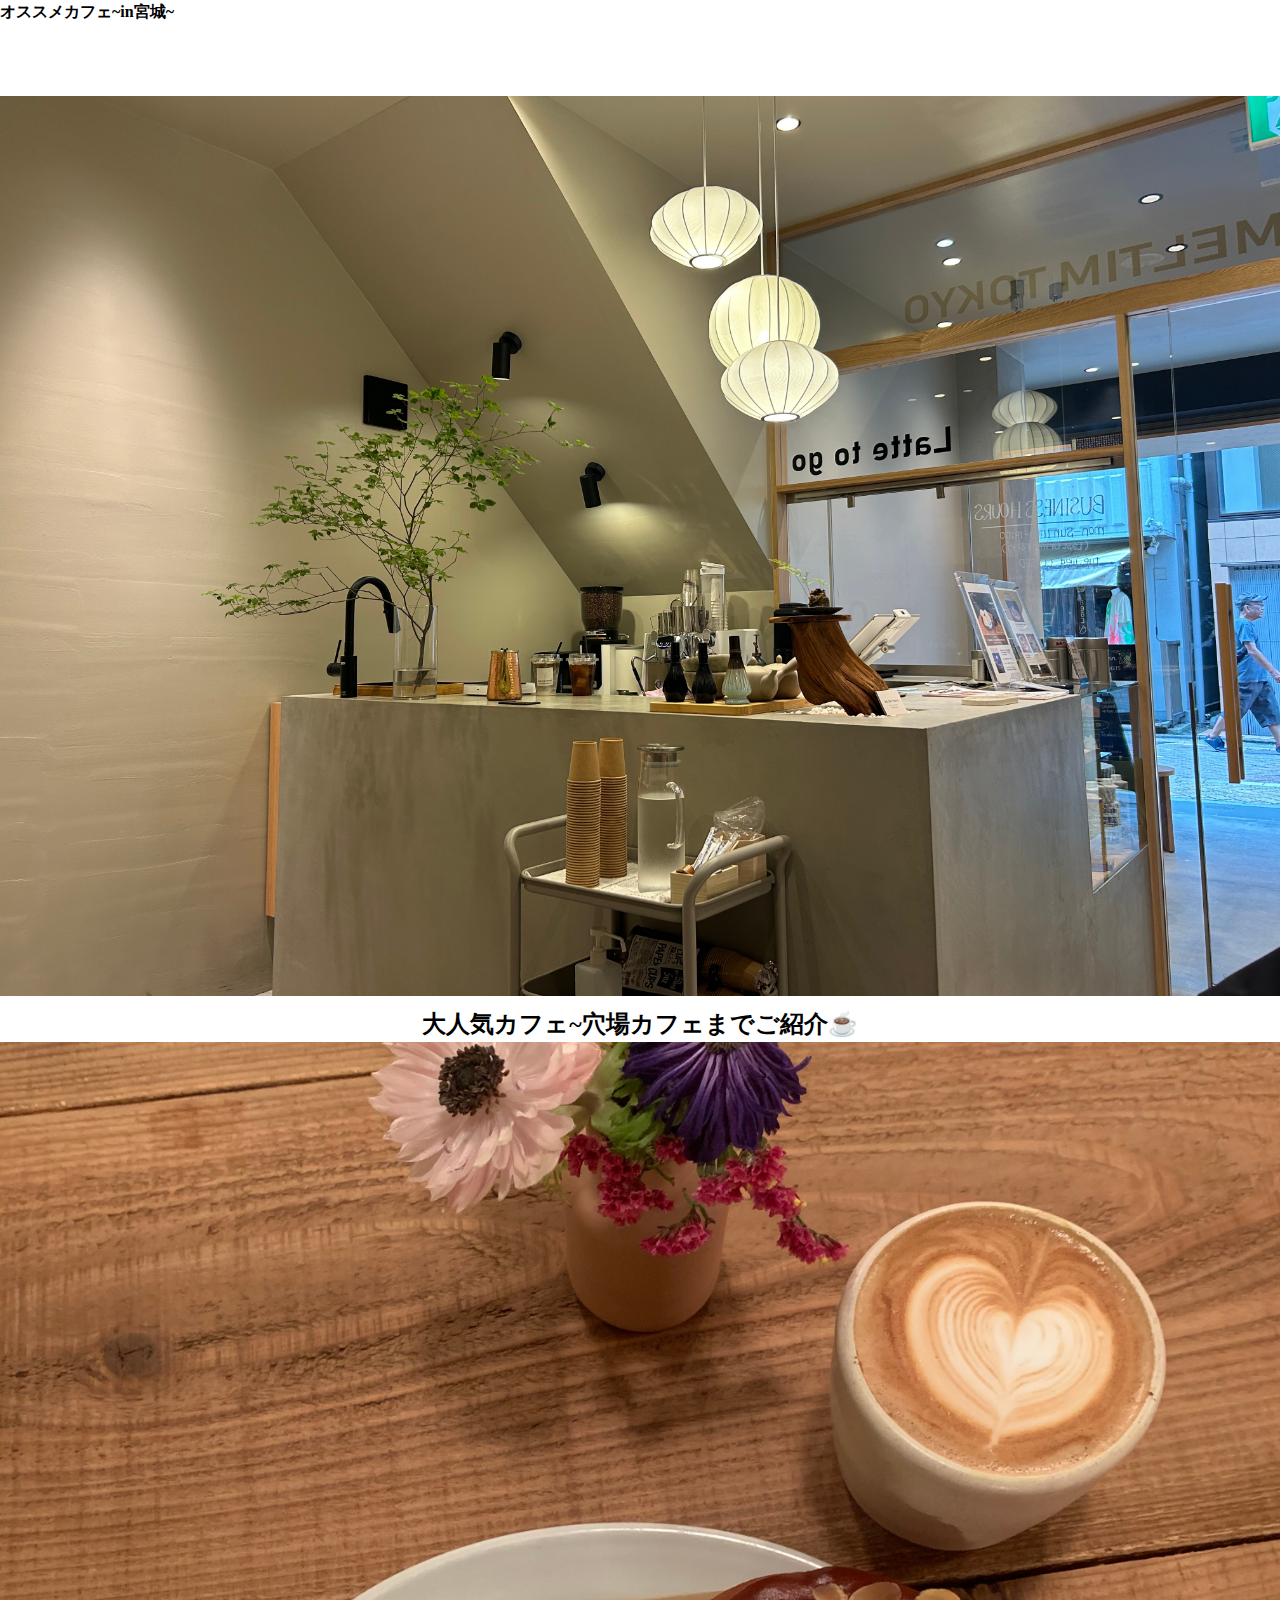
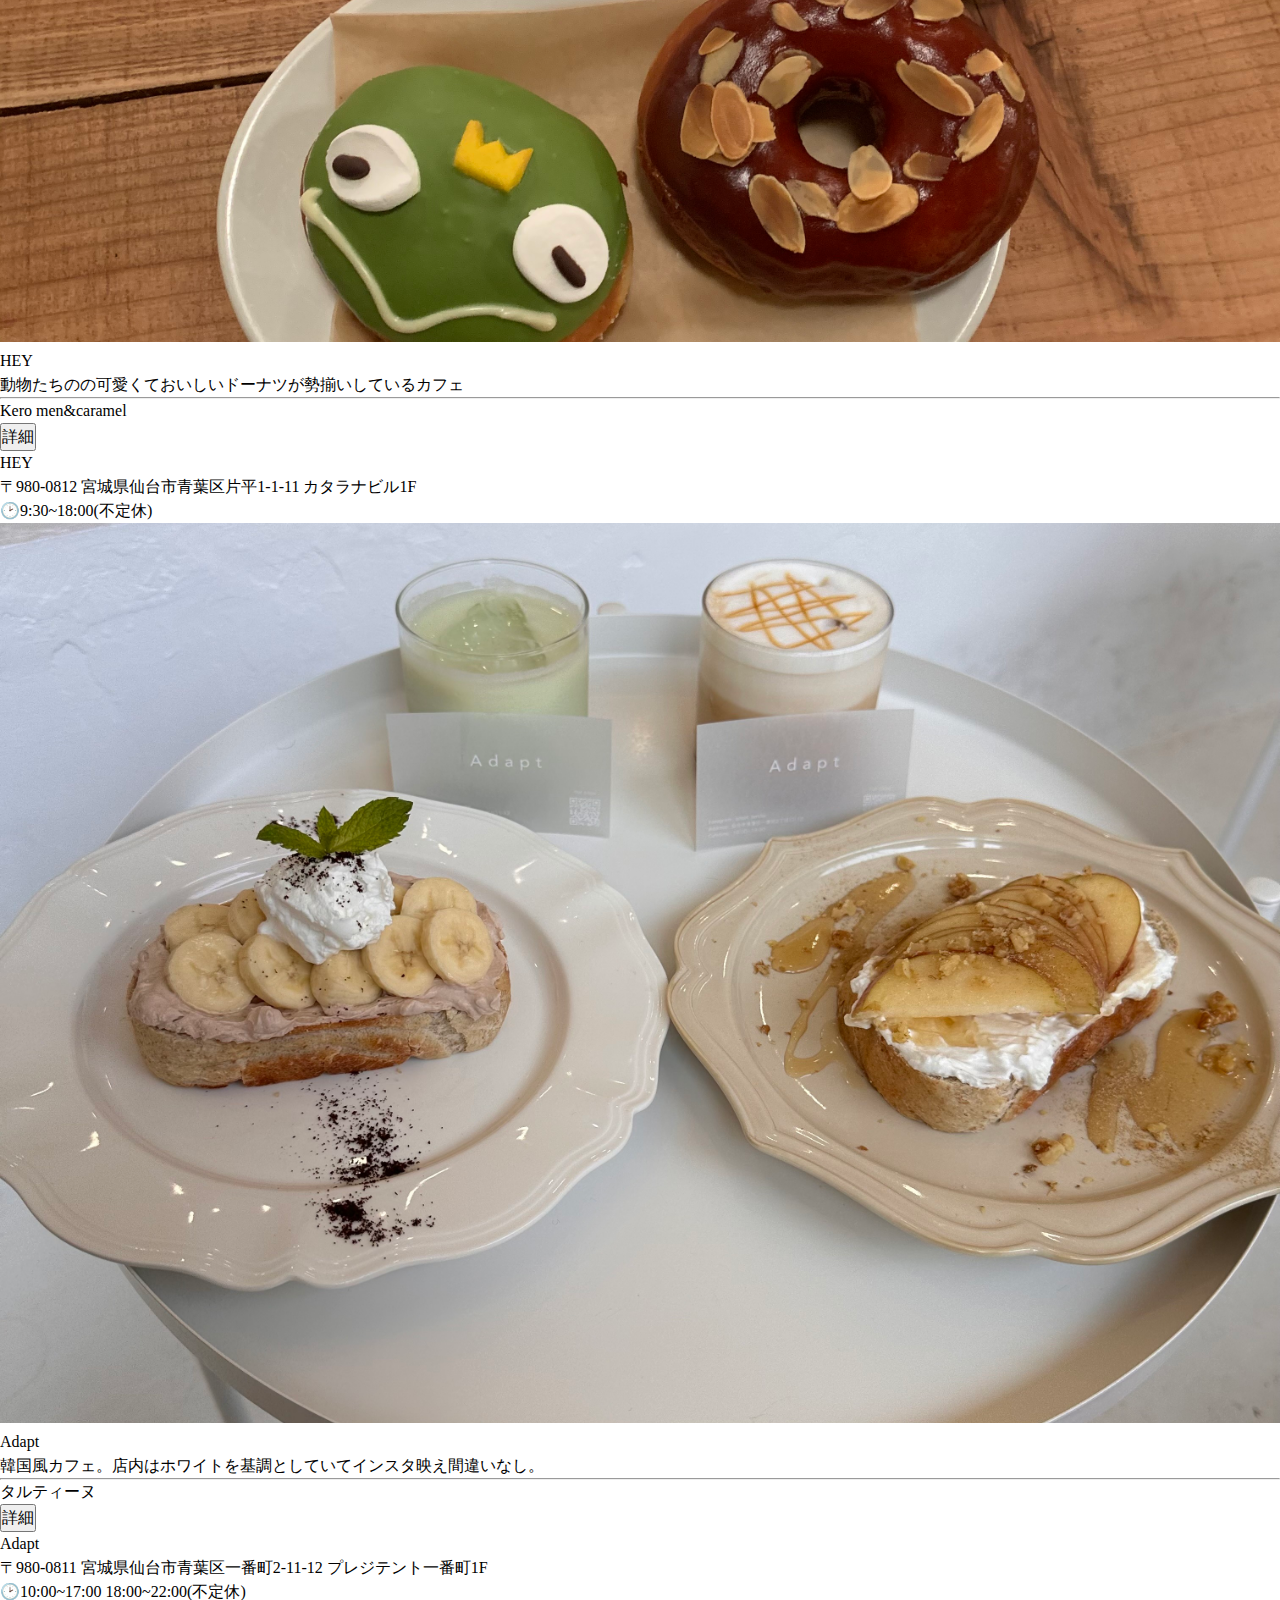
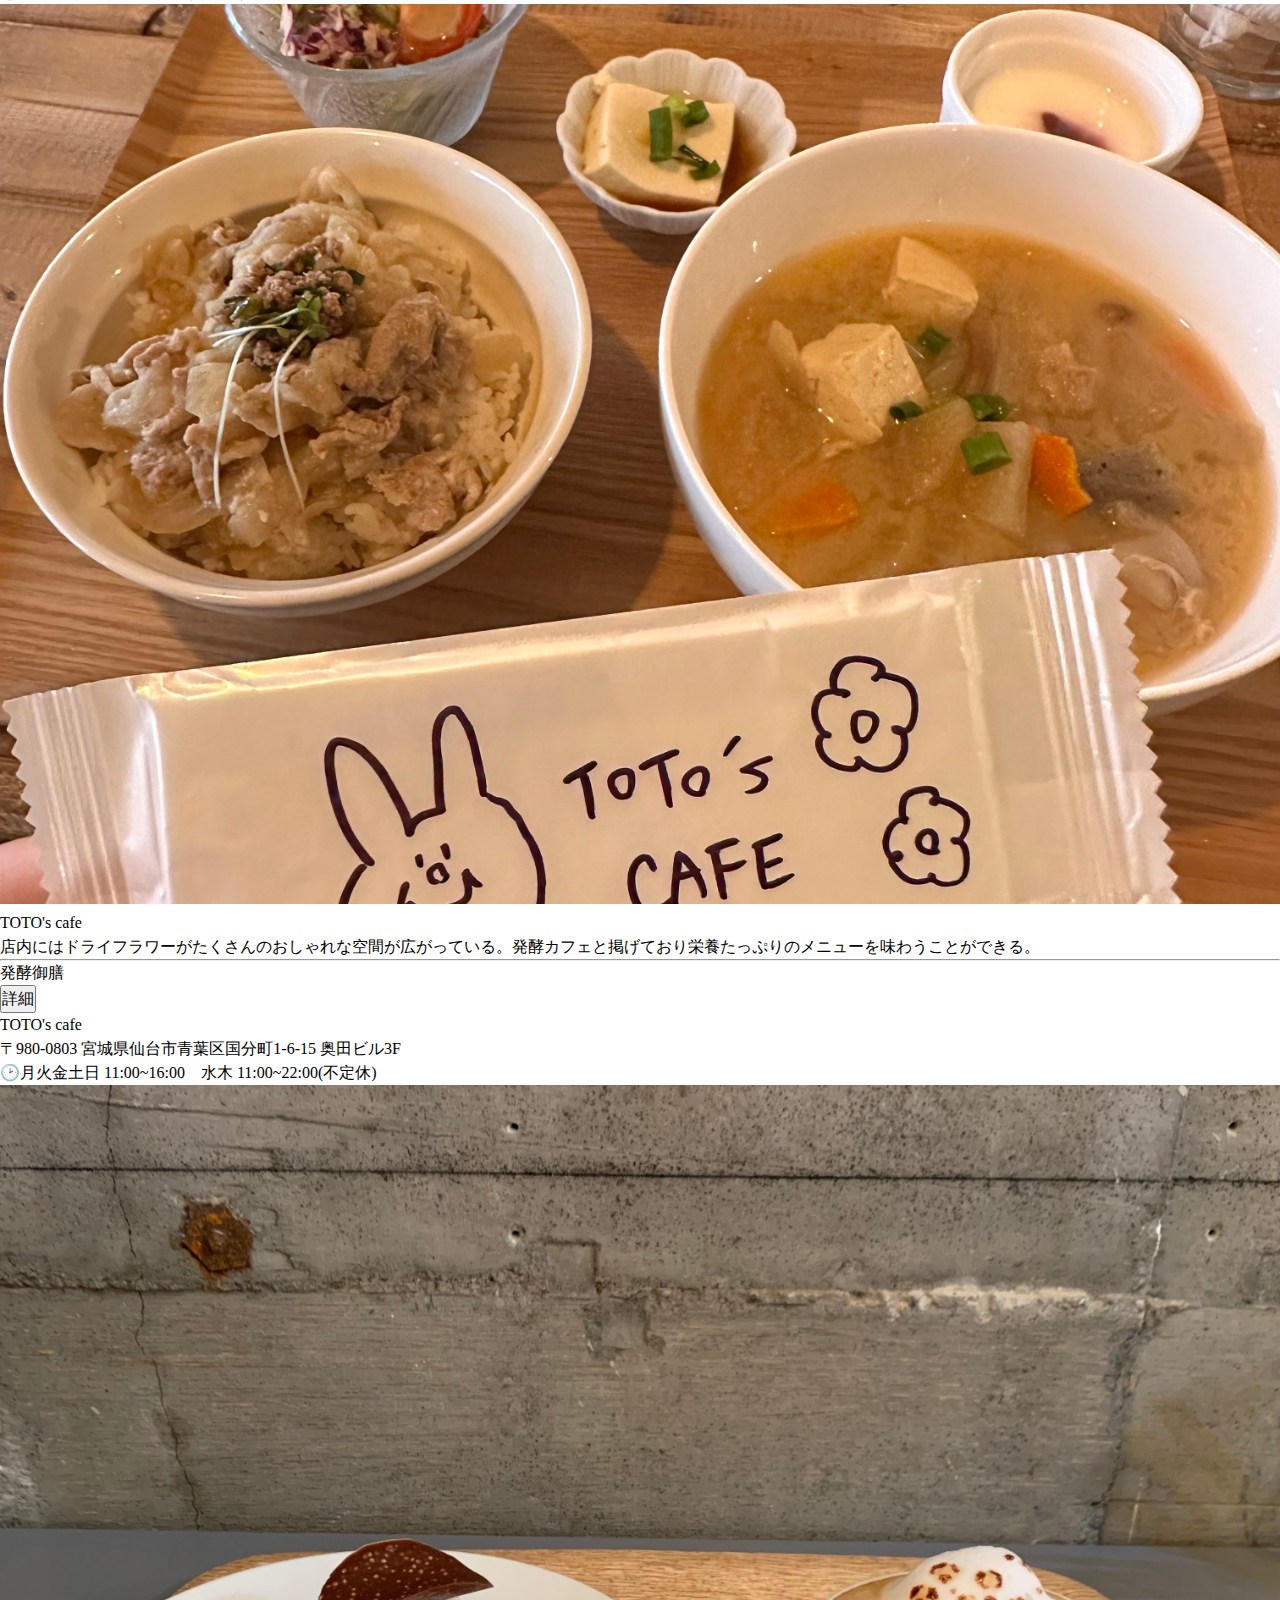
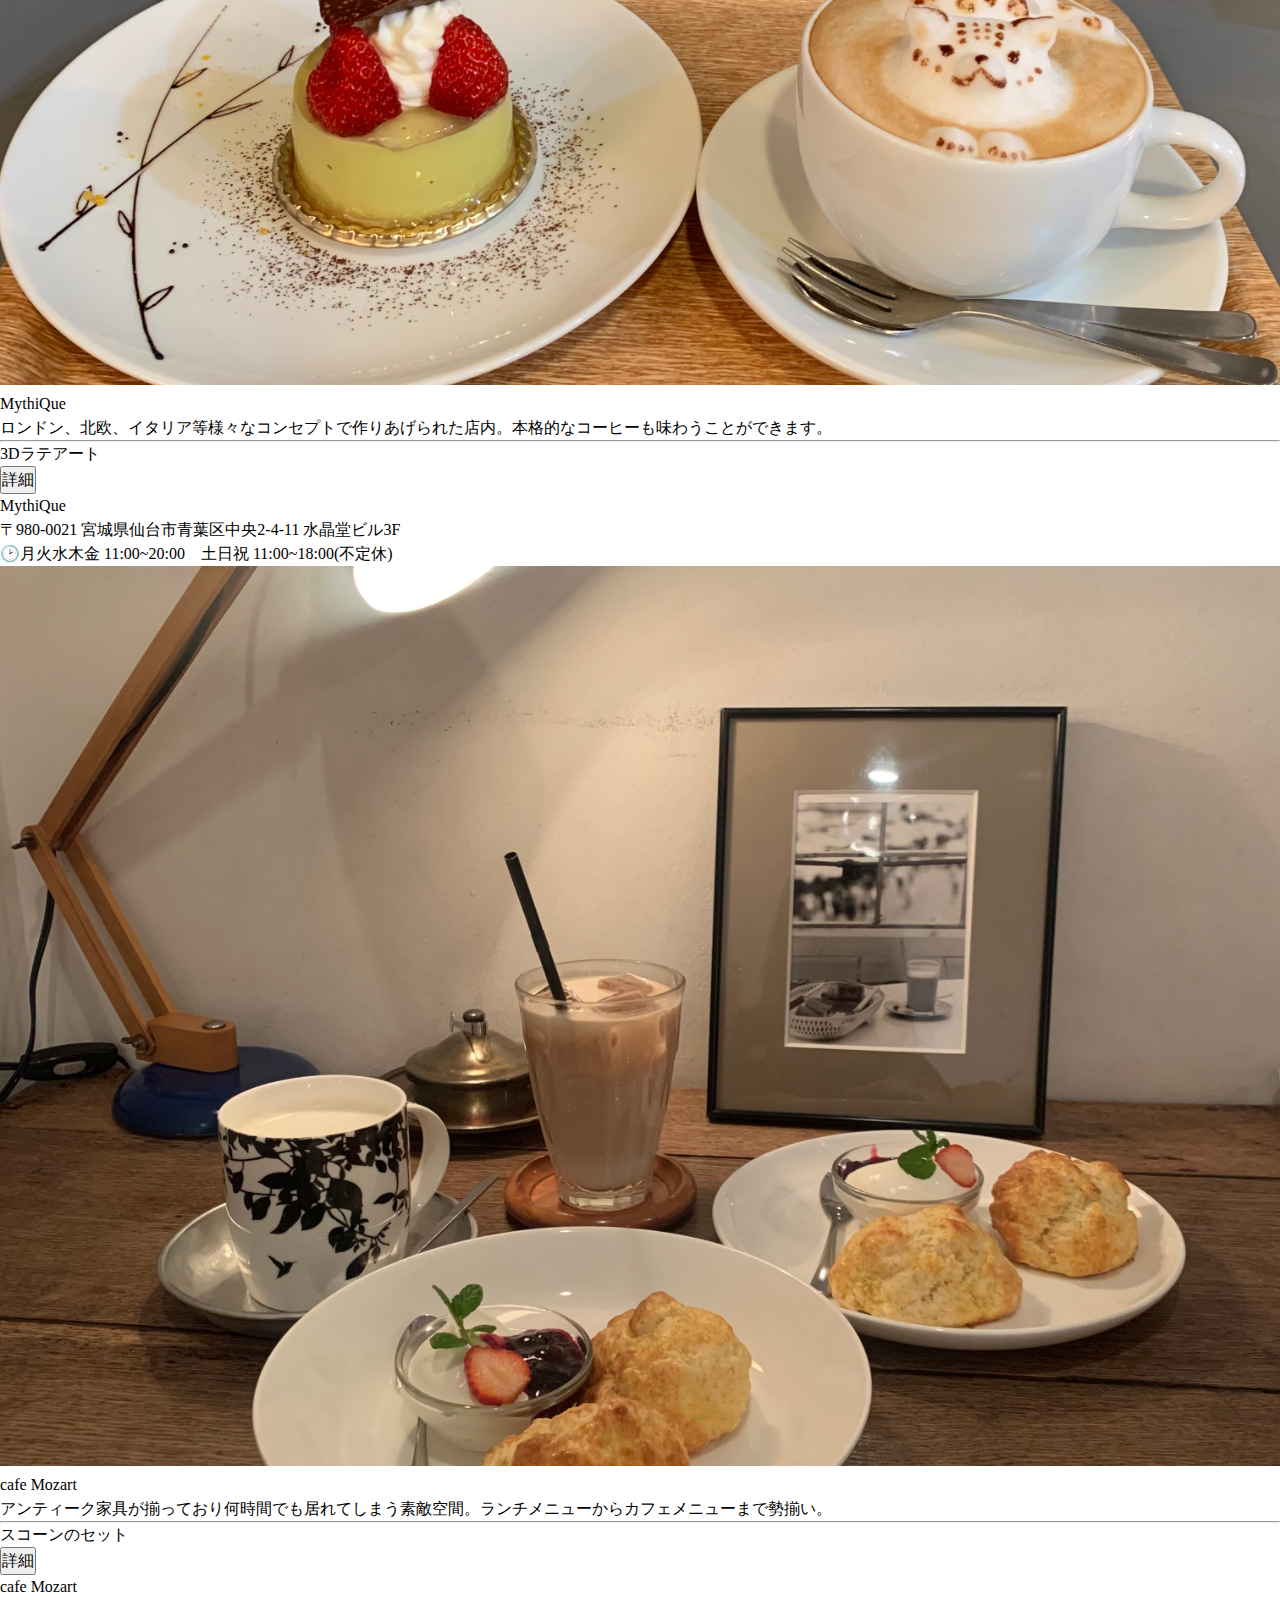
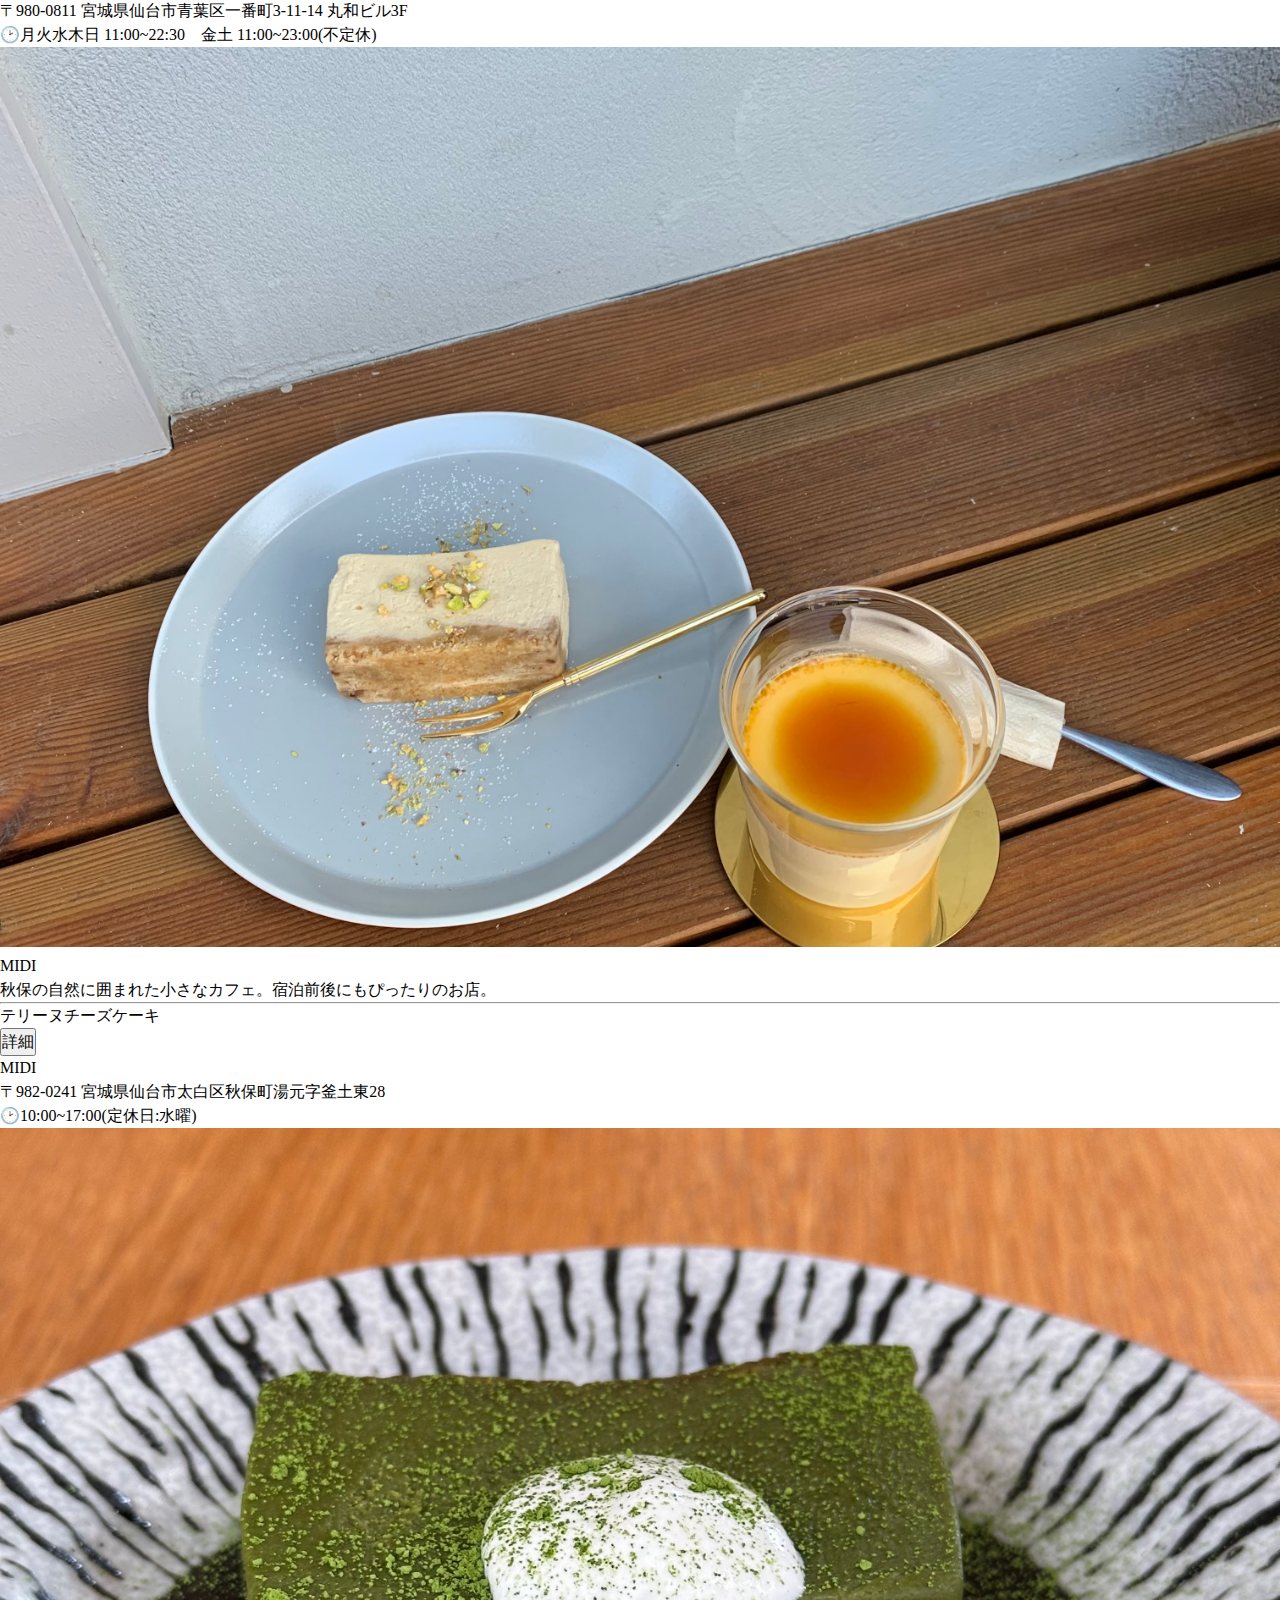
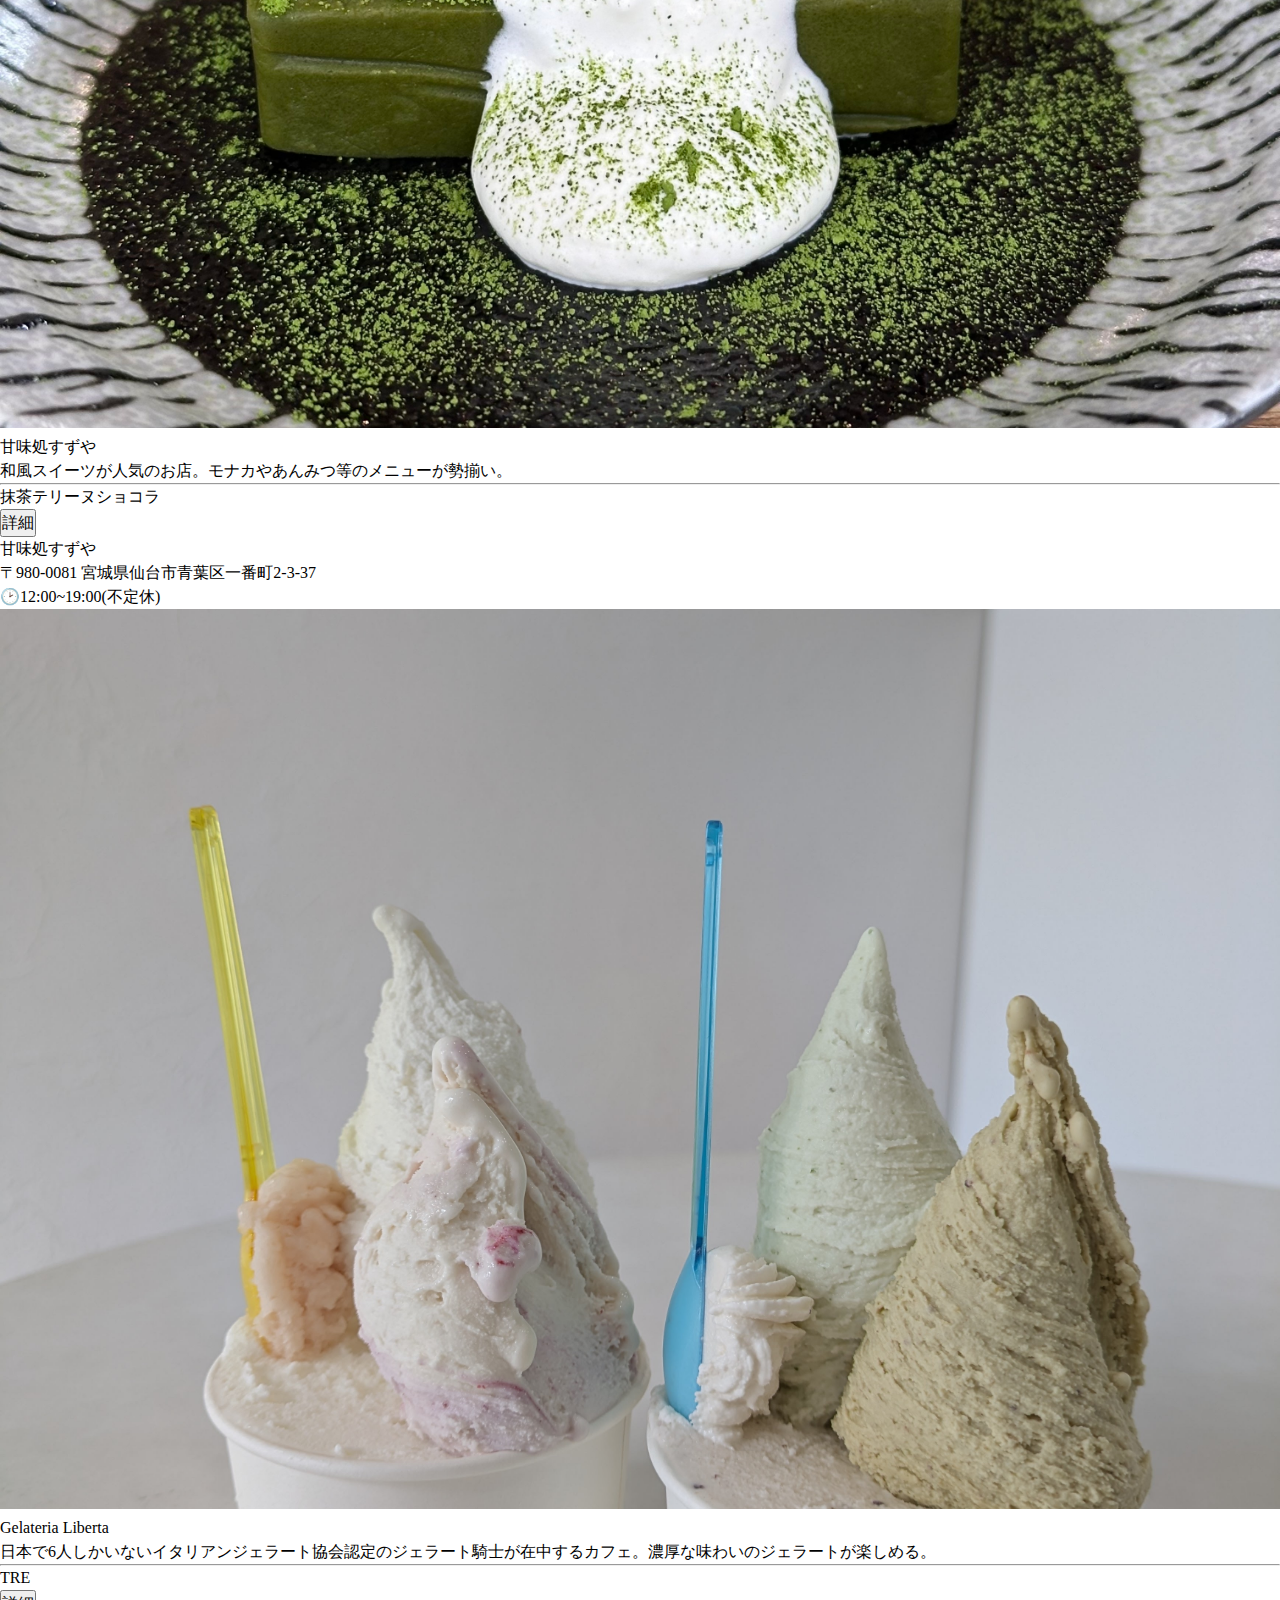
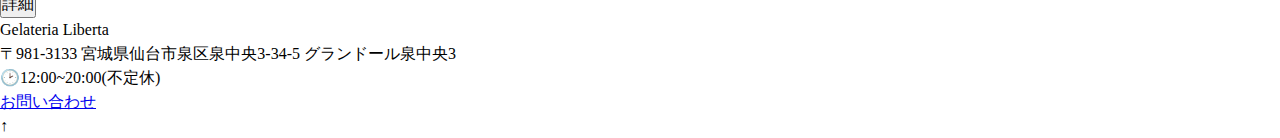
<file: index.html>
<!DOCTYPE html>
<html lang="ja">

<head>
  <meta charset="UTF-8">
  <meta name="viewport" content="width=device-width, initial-scale=1.0">
  <title>8.23課題</title>
  <link rel="stylesheet" href="style.css">
</head>

<body>
  <header id="home">
    <h1>オススメカフェ~in宮城~</h1>
    <p class="content"><a href="#home" class="home1">ホーム</a></p>
    <p class="content"><a href="#all" class="home1">商品一覧</a></p>
    <p class="content"><a href="#inquery" class="home1">お問い合わせ</a></p>
  </header>
  <main>
    <div class="container">
      <img src="DAE3084A-8596-49B9-86D5-5E1973210875.jpg" class="first">
      <div class="square">
        <h2>大人気カフェ~穴場カフェまでご紹介☕</h2>
      </div>
    </div>


    <div class="explanations" id="all">
      <div class="explanations1">
        <div class="third">
          <img src="4C101744-C698-4A4C-BE22-14ED1AAB42F5.jpg" class="second">
        </div>
        <p>HEY</p>
        <div class="explanation">動物たちのの可愛くておいしいドーナツが勢揃いしているカフェ</div>
        <hr>
        <div class="explanation">Kero men&caramel</div>
        <div class="btn-container">
          <button id="btn3">詳細</button>
        </div>
        <div id="mask" class="hidden"></div>
        <section id="modal" class="hidden">
          <p class="shop">HEY</p>
          <p class="place">〒980-0812 宮城県仙台市青葉区片平1-1-11 カタラナビル1F</p>
          <p class="place">🕑9:30~18:00(不定休)</p>
      </div>

      <div class="explanations1">
        <div class="third">
          <img src="F7DABA0F-66E4-403B-A5DF-88956C81A799.jpg" class="second">
        </div>
        <p>Adapt</p>
        <div class="explanation">韓国風カフェ。店内はホワイトを基調としていてインスタ映え間違いなし。</div>
        <hr>
        <div class="explanation">タルティーヌ</div>
        <div class="btn-container">
          <button id="btn3">詳細</button>
        </div>
        <div id="mask" class="hidden"></div>
        <section id="modal" class="hidden">
          <p class="shop">Adapt</p>
          <p class="place">〒980-0811 宮城県仙台市青葉区一番町2-11-12 プレジテント一番町1F</p>
          <p class="place">🕑10:00~17:00 18:00~22:00(不定休)</p>
      </div>
    </div>


    <div class="explanations">
      <div class="explanations1">
        <div class="third">
          <img src="2F8F0457-C58C-40E8-8D34-6F8B2F0C916D.jpg" class="second">
        </div>
        <p>TOTO's cafe</p>
        <div class="explanation">店内にはドライフラワーがたくさんのおしゃれな空間が広がっている。発酵カフェと掲げており栄養たっぷりのメニューを味わうことができる。</div>
        <hr>
        <div class="explanation">発酵御膳</div>
        <div class="btn-container">
          <button id="btn3">詳細</button>
        </div>
        <div id="mask" class="hidden"></div>
        <section id="modal" class="hidden">
          <p class="shop">TOTO's cafe</p>
          <p class="place">〒980-0803 宮城県仙台市青葉区国分町1-6-15 奥田ビル3F</p>
          <p class="place">🕑月火金土日 11:00~16:00　水木 11:00~22:00(不定休)</p>
      </div>

      <div class="explanations1">
        <div class="third">
          <img src="5DAC86D5-0915-4C5F-A937-DADE43CC2F2E.jpg" class="second">
        </div>
        <p>MythiQue</p>
        <div class="explanation">ロンドン、北欧、イタリア等様々なコンセプトで作りあげられた店内。本格的なコーヒーも味わうことができます。</div>
        <hr>
        <div class="explanation">3Dラテアート</div>
        <div class="btn-container">
          <button id="btn3">詳細</button>
        </div>
        <div id="mask" class="hidden"></div>
        <section id="modal" class="hidden">
          <p class="shop">MythiQue</p>
          <p class="place">〒980-0021 宮城県仙台市青葉区中央2-4-11 水晶堂ビル3F</p>
          <p class="place">🕑月火水木金 11:00~20:00　土日祝 11:00~18:00(不定休)</p>
      </div>
    </div>



    <div class="explanations">
      <div class="explanations1">
        <div class="third">
          <img src="D3618501-81AB-4FC0-8BC8-C8170B955589.jpg" class="second">
        </div>
        <p>cafe Mozart</p>
        <div class="explanation">アンティーク家具が揃っており何時間でも居れてしまう素敵空間。ランチメニューからカフェメニューまで勢揃い。</div>
        <hr>
        <div class="explanation">スコーンのセット</div>
        <div class="btn-container">
          <button id="btn3">詳細</button>
        </div>
        <div id="mask" class="hidden"></div>
        <section id="modal" class="hidden">
          <p class="shop">cafe Mozart</p>
          <p class="place">〒980-0811 宮城県仙台市青葉区一番町3-11-14 丸和ビル3F</p>
          <p class="place">🕑月火水木日 11:00~22:30　金土 11:00~23:00(不定休)</p>
      </div>

      <div class="explanations1">
        <div class="third">
          <img src="E355C820-0C86-439B-A231-A92A969B3388.jpg" class="second">
        </div>
        <p>MIDI</p>
        <div class="explanation">秋保の自然に囲まれた小さなカフェ。宿泊前後にもぴったりのお店。</div>
        <hr>
        <div class="explanation">テリーヌチーズケーキ</div>
        <div class="btn-container">
          <button id="btn3">詳細</button>
        </div>
        <div id="mask" class="hidden"></div>
        <section id="modal" class="hidden">
          <p class="shop">MIDI</p>
          <p class="place">〒982-0241 宮城県仙台市太白区秋保町湯元字釜土東28</p>
          <p class="place">🕑10:00~17:00(定休日:水曜)</p>
      </div>
    </div>
    </div>

    <div class="explanations">
      <div class="explanations1">
        <div class="third">
          <img src="A3F49272-703A-493B-9490-2D172B1CAE8C.jpg" class="second">
        </div>
        <p>甘味処すずや</p>
        <div class="explanation">和風スイーツが人気のお店。モナカやあんみつ等のメニューが勢揃い。</div>
        <hr>
        <div class="explanation">抹茶テリーヌショコラ</div>
        <div class="btn-container">
          <button id="btn3">詳細</button>
        </div>
        <div id="mask" class="hidden"></div>
        <section id="modal" class="hidden">
          <p class="shop">甘味処すずや</p>
          <p class="place">〒980-0081 宮城県仙台市青葉区一番町2-3-37</p>
          <p class="place">🕑12:00~19:00(不定休)</p>
      </div>

      <div class="explanations1">
        <div class="third">
          <img src="D814A3C9-BF83-4860-BD0A-2947CA695793.jpg" class="second">
        </div>
        <p>Gelateria Liberta</p>
        <div class="explanation">日本で6人しかいないイタリアンジェラート協会認定のジェラート騎士が在中するカフェ。濃厚な味わいのジェラートが楽しめる。</div>
        <hr>
        <div class="explanation">TRE</div>
        <div class="btn-container">
          <button id="btn3">詳細</button>
        </div>
        <div id="mask" class="hidden"></div>
        <section id="modal" class="hidden">
          <p class="shop">Gelateria Liberta</p>
          <p class="place">〒981-3133 宮城県仙台市泉区泉中央3-34-5 グランドール泉中央3</p>
          <p class="place">🕑12:00~20:00(不定休)</p>
      </div>
    </div>
    <footer>
      <a href="https://docs.google.com/forms/d/e/1FAIpQLSc-ovFXhcqY3QmQ2VYnBazZ0SXWZDc5qpo3S1m2WbnXx8a-qQ/viewform?usp=pp_url"
        id="inquery" class="btn btn-malformation">お問い合わせ</a>
    </footer>
    <div class="to-pagetop">↑</div>
  </main>
  <script src="main.js"></script>
</body>

</html>
</file>
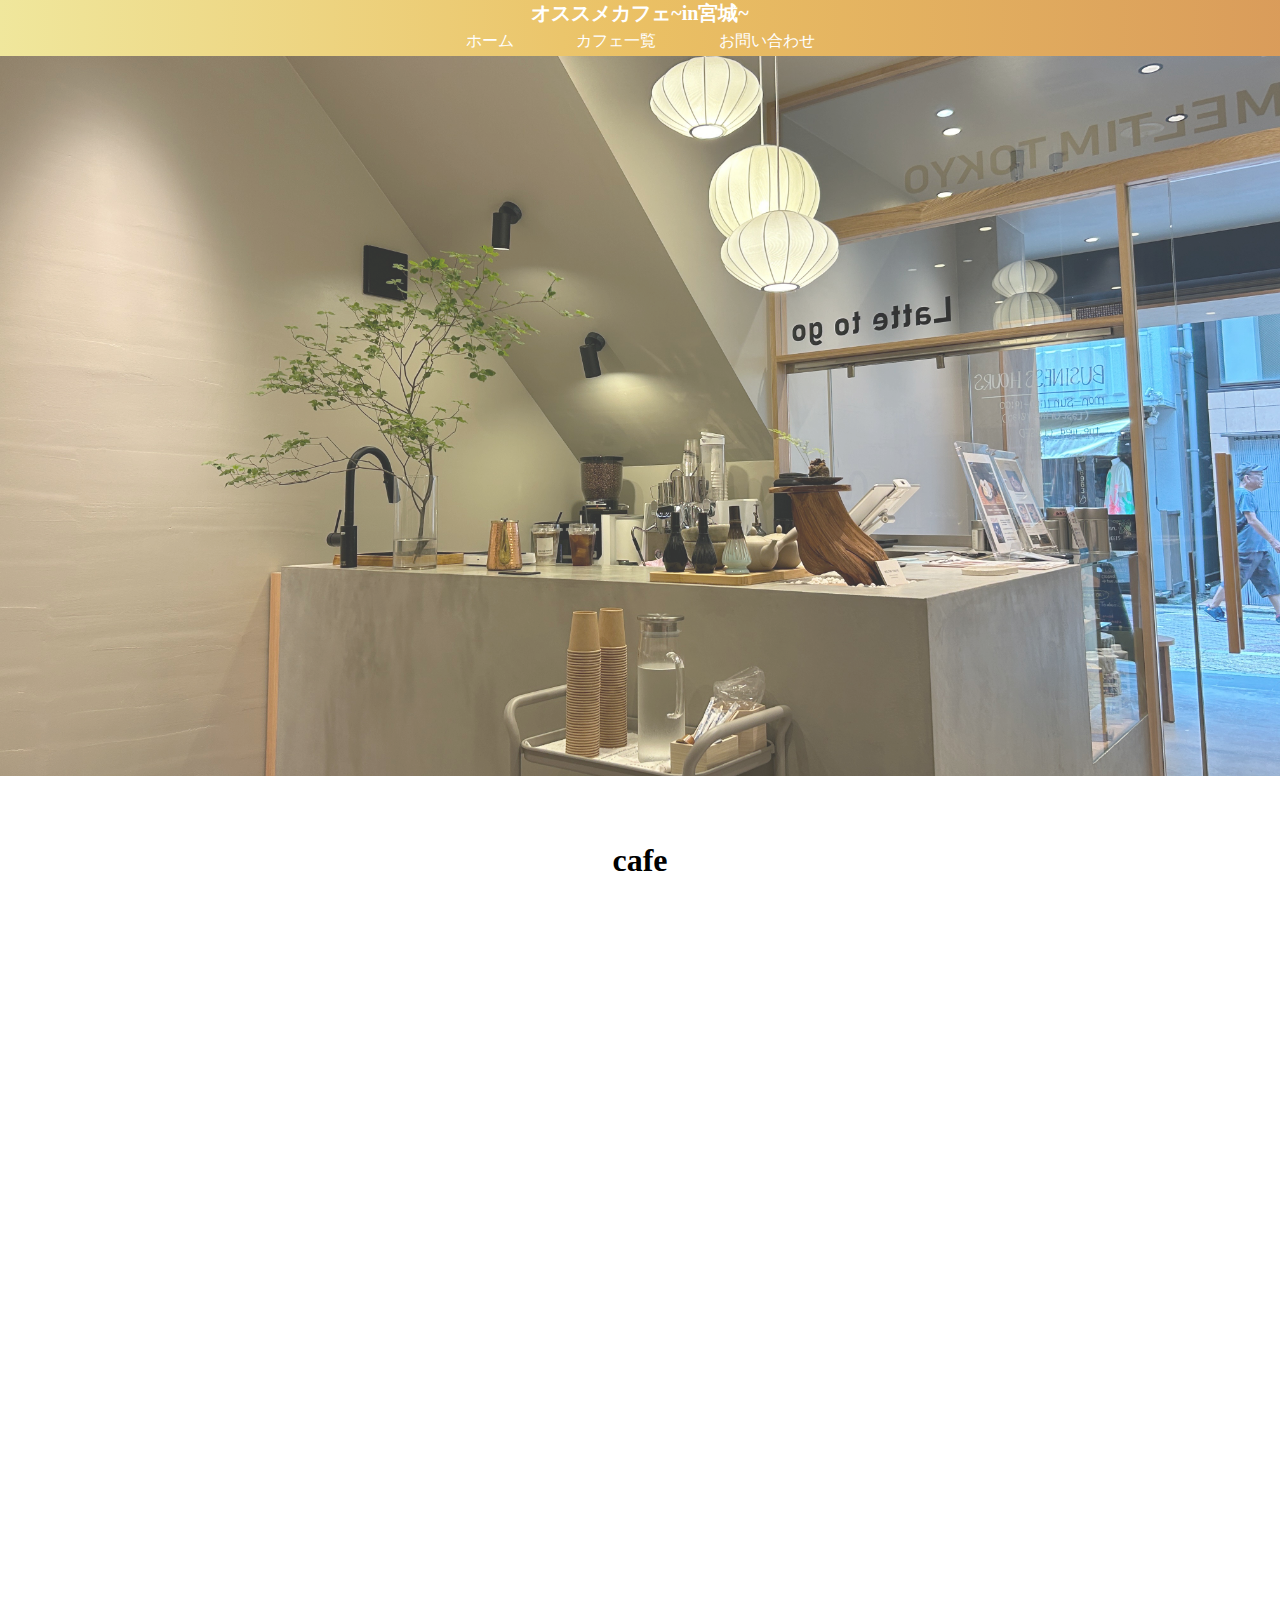
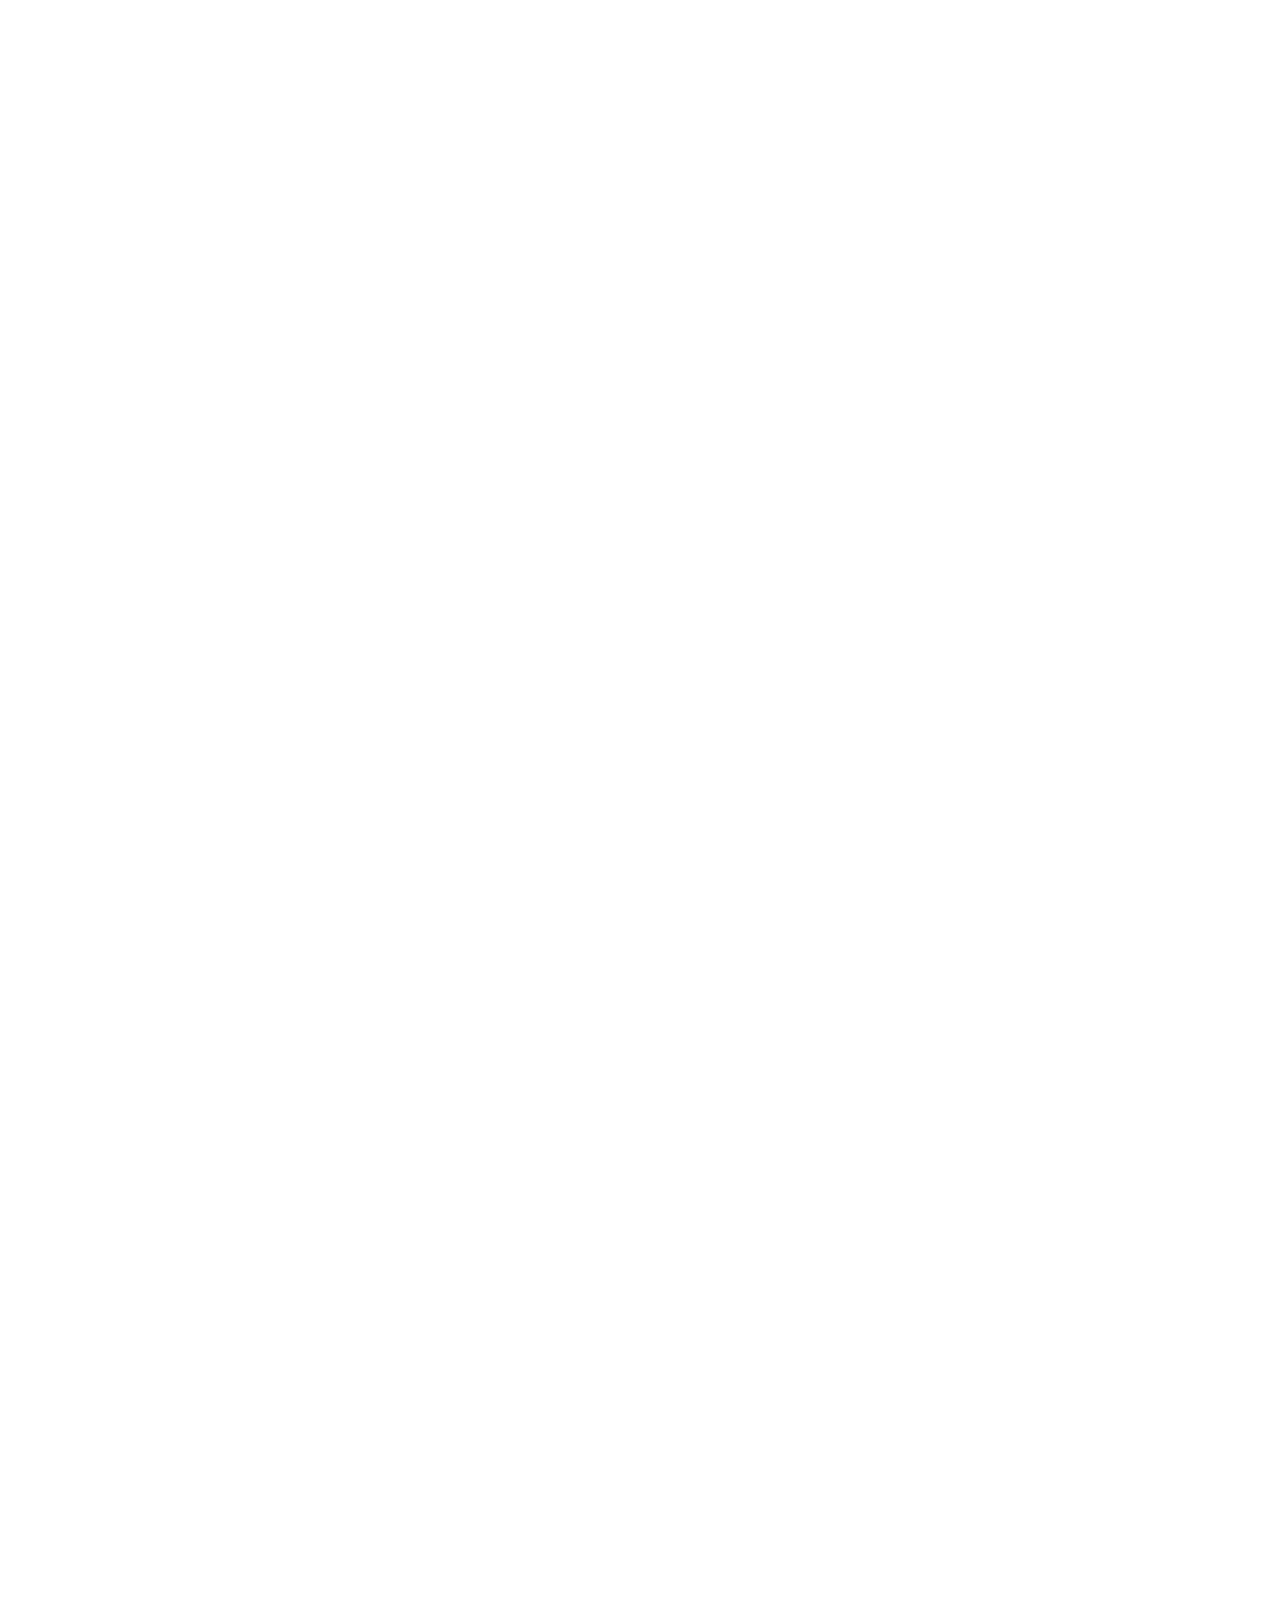
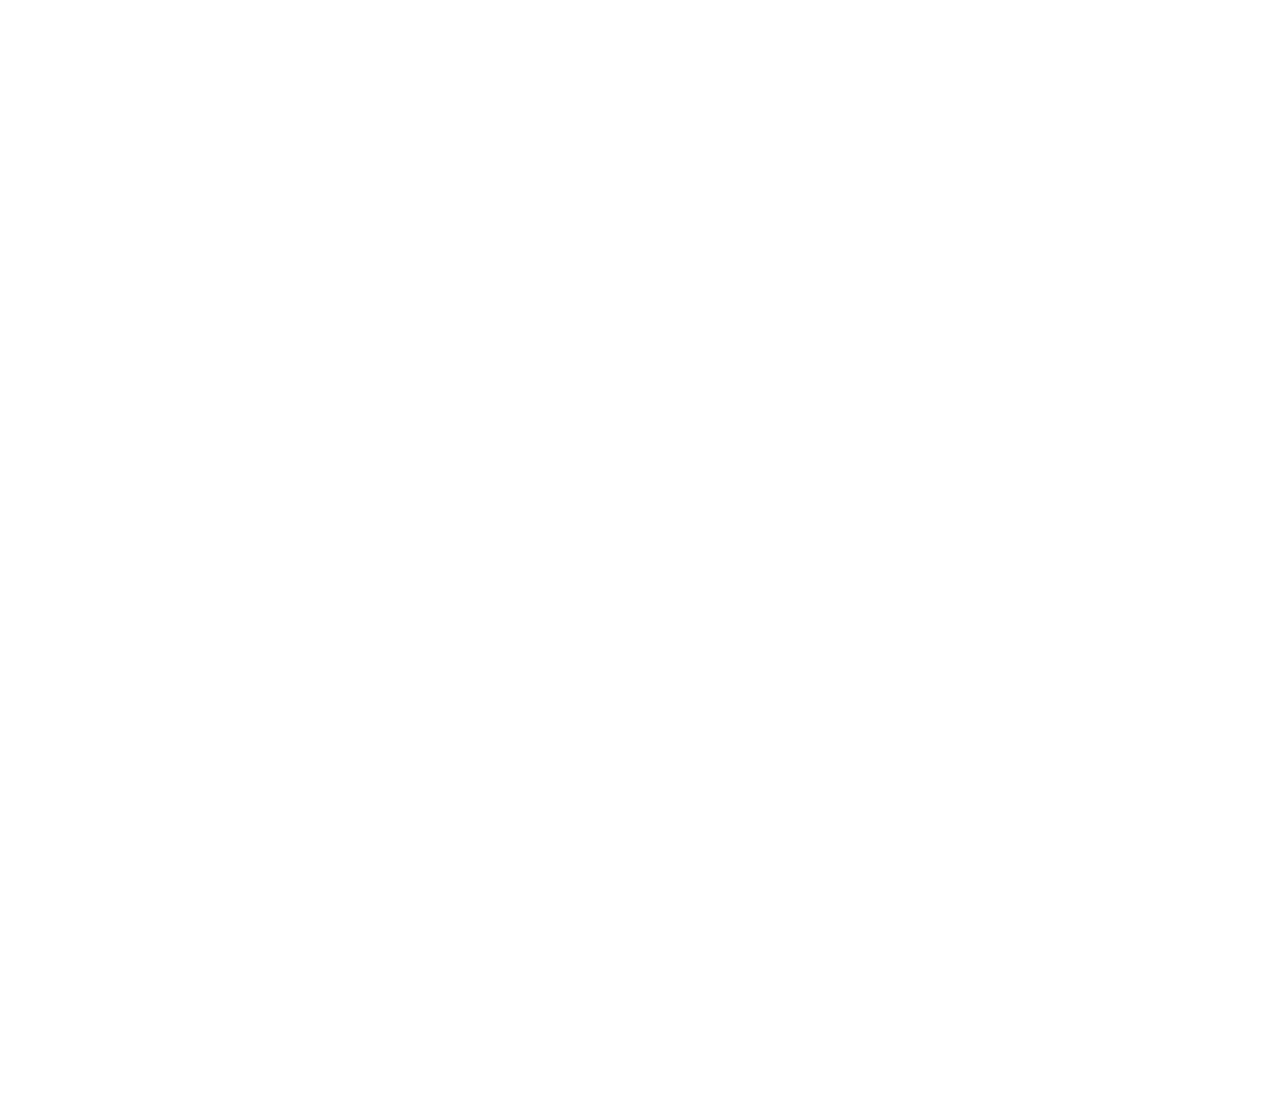
<file: cafe site/index.html>
<!DOCTYPE html>
<html lang="ja">

<head>
  <meta charset="UTF-8">
  <meta name="viewport" content="width=device-width, initial-scale=1.0">
  <title>カフェ紹介</title>
  <link rel="stylesheet" href="style.css">
  <link rel="icon" href="cafe.png">
</head>

<body>
  <header id="home">
    <h1>オススメカフェ~in宮城~</h1>
    <p class="content"><a href="#home" class="home1">ホーム</a></p>
    <p class="content"><a href="#all" class="home1">カフェ一覧</a></p>
    <p class="content"><a href="#inquery" class="home1">お問い合わせ</a></p>
  </header>
  <main>
    <div class="container">
      <img src="image/first.jpg" class="first">
      <div class="square">
        <h2>大人気カフェ~穴場カフェまでご紹介☕</h2>
      </div>
    </div>

    <h3 id="all">cafe</h3>

    <div class="hidden mask"></div>
    <section class="hidden modal">
      <div class="batsu hidden">×</div>
      <p class="shop">HEY</p>
      <p class="place">〒980-0812 宮城県仙台市青葉区片平1-1-11 カタラナビル1F</p>
      <p class="place">🕑9:30~18:00(不定休)</p>
    </section>

    <div class="hidden mask5"></div>
    <section class="hidden modal5">
      <div class="batsu5 hidden">×</div>
      <p class="shop">Adapt</p>
      <p class="place">〒980-0811 宮城県仙台市青葉区一番町2-11-12 プレジテント一番町1F</p>
      <p class="place">🕑10:00~17:00 18:00~22:00(不定休)</p>
    </section>

    <div class="explanations">
      <div class="explanations1">
        <div class="third">
          <img src="image/hey.jpg" class="second">
        </div>
        <p>HEY</p>
        <div class="explanation">動物たちのの可愛くておいしいドーナツが勢揃いしているカフェ</div>
        <hr>
        <div class="explanation">Kero men&caramel</div>
        <div class="btn-container">
          <button class="btn3">詳細</button>
        </div>
      </div>

      <div class="explanations1">
        <div class="third">
          <img src="image/adpt.jpg" class="second">
        </div>
        <p>Adapt</p>
        <div class="explanation">韓国風カフェ。店内はホワイトを基調としていてインスタ映え間違いなし。</div>
        <hr>
        <div class="explanation">タルティーヌ</div>
        <div class="btn-container">
          <button class="btn5">詳細</button>
        </div>
      </div>
    </div>

    <div class="hidden mask4"></div>
    <section class="hidden modal4">
      <div class="batsu4 hidden">×</div>
      <p class="shop">TOTO's cafe</p>
      <p class="place">〒980-0803 宮城県仙台市青葉区国分町1-6-15 奥田ビル3F</p>
      <p class="place">🕑月火金土日 11:00~16:00 水木 11:00~22:00(不定休)</p>
    </section>

    <div class="hidden mask6"></div>
    <section class="hidden modal6">
      <div class="batsu6 hidden">×</div>
      <p class="shop">MythiQue</p>
      <p class="place">〒980-0021 宮城県仙台市青葉区中央2-4-11 水晶堂ビル3F</p>
      <p class="place">🕑月火水木金 11:00~20:00 土日祝 11:00~18:00(不定休)</p>
    </section>

    <div class="explanations">
      <div class="explanations1">
        <div class="third">
          <img src="image/toto's.jpg" class="second">
        </div>
        <p>TOTO's cafe</p>
        <div class="explanation">店内にはドライフラワーがたくさんのおしゃれな空間が広がっている。発酵カフェと掲げており栄養たっぷりのメニューを味わうことができる。</div>
        <hr>
        <div class="explanation">発酵御膳</div>
        <div class="btn-container">
          <button class="btn4">詳細</button>
        </div>
      </div>

      <div class="explanations1">
        <div class="third">
          <img src="image/mythique.jpg" class="second">
        </div>
        <p>MythiQue</p>
        <div class="explanation">ロンドン、北欧、イタリア等様々なコンセプトで作りあげられた店内。本格的なコーヒーも味わうことができます。</div>
        <hr>
        <div class="explanation">3Dラテアート</div>
        <div class="btn-container">
          <button class="btn6">詳細</button>
        </div>
      </div>
    </div>

    <div class="hidden mask7"></div>
    <section class="hidden modal7">
      <div class="batsu7 hidden">×</div>
      <p class="shop">cafe Mozart</p>
      <p class="place">〒980-0811 宮城県仙台市青葉区一番町3-11-14 丸和ビル3F</p>
      <p class="place">🕑月火水木日 11:00~22:30 金土 11:00~23:00(不定休)</p>
    </section>

    <div class="hidden mask8"></div>
    <section class="hidden modal8">
      <div class="batsu8 hidden">×</div>
      <p class="shop">MIDI</p>
      <p class="place">〒982-0241 宮城県仙台市太白区秋保町湯元字釜土東28</p>
      <p class="place">🕑10:00~17:00(定休日:水曜)</p>
    </section>

    <div class="explanations">
      <div class="explanations1">
        <div class="third">
          <img src="image/mozart.jpg" class="second">
        </div>
        <p>cafe Mozart</p>
        <div class="explanation">アンティーク家具が揃っており何時間でも居れてしまう素敵空間。ランチメニューからカフェメニューまで勢揃い。</div>
        <hr>
        <div class="explanation">スコーンのセット</div>
        <div class="btn-container">
          <button class="btn7">詳細</button>
        </div>
      </div>

      <div class="explanations1">
        <div class="third">
          <img src="image/midi.jpg" class="second">
        </div>
        <p>MIDI</p>
        <div class="explanation">秋保の自然に囲まれた小さなカフェ。宿泊前後にもぴったりのお店。</div>
        <hr>
        <div class="explanation">テリーヌチーズケーキ</div>
        <div class="btn-container">
          <button class="btn8">詳細</button>
        </div>
      </div>
    </div>

    <div class="hidden mask9"></div>
    <section class="hidden modal9">
      <div class="batsu9 hidden">×</div>
      <p class="shop">甘味処すずや</p>
      <p class="place">〒980-0081 宮城県仙台市青葉区一番町2-3-37</p>
      <p class="place">🕑12:00~19:00(不定休)</p>
    </section>

    <div class="hidden mask10"></div>
    <section class="hidden modal10">
      <div class="batsu10 hidden">×</div>
      <p class="shop">Gelateria Liberta</p>
      <p class="place">〒981-3133 宮城県仙台市泉区泉中央3-34-5 グランドール泉中央3</p>
      <p class="place">🕑12:00~20:00(不定休)</p>
    </section>

    <div class="explanations">
      <div class="explanations1">
        <div class="third">
          <img src="image/susuzuya.jpg" class="second">
        </div>
        <p>甘味処すずや</p>
        <div class="explanation">和風スイーツが人気のお店。モナカやあんみつ等のメニューが勢揃い。</div>
        <hr>
        <div class="explanation">抹茶テリーヌショコラ</div>
        <div class="btn-container">
          <button class="btn9">詳細</button>
        </div>
      </div>

      <div class="explanations1">
        <div class="third">
          <img src="image/gelateria.jpg" class="second">
        </div>
        <p>Gelateria Liberta</p>
        <div class="explanation">日本で6人しかいないイタリアンジェラート協会認定のジェラート騎士が在中するカフェ。濃厚な味わいのジェラートが楽しめる。</div>
        <hr>
        <div class="explanation">TRE</div>
        <div class="btn-container">
          <button class="btn10">詳細</button>
        </div>
      </div>
    </div>

    <footer>
      <a href="https://docs.google.com/forms/d/e/1FAIpQLSc-ovFXhcqY3QmQ2VYnBazZ0SXWZDc5qpo3S1m2WbnXx8a-qQ/viewform?usp=pp_url" id="inquery" class="btn btn-malformation">お問い合わせ</a>
    </footer>
    
    <div class="to-pagetop">↑</div>

  </main>
  <script src="main.js"></script>
</body>

</html>
</file>
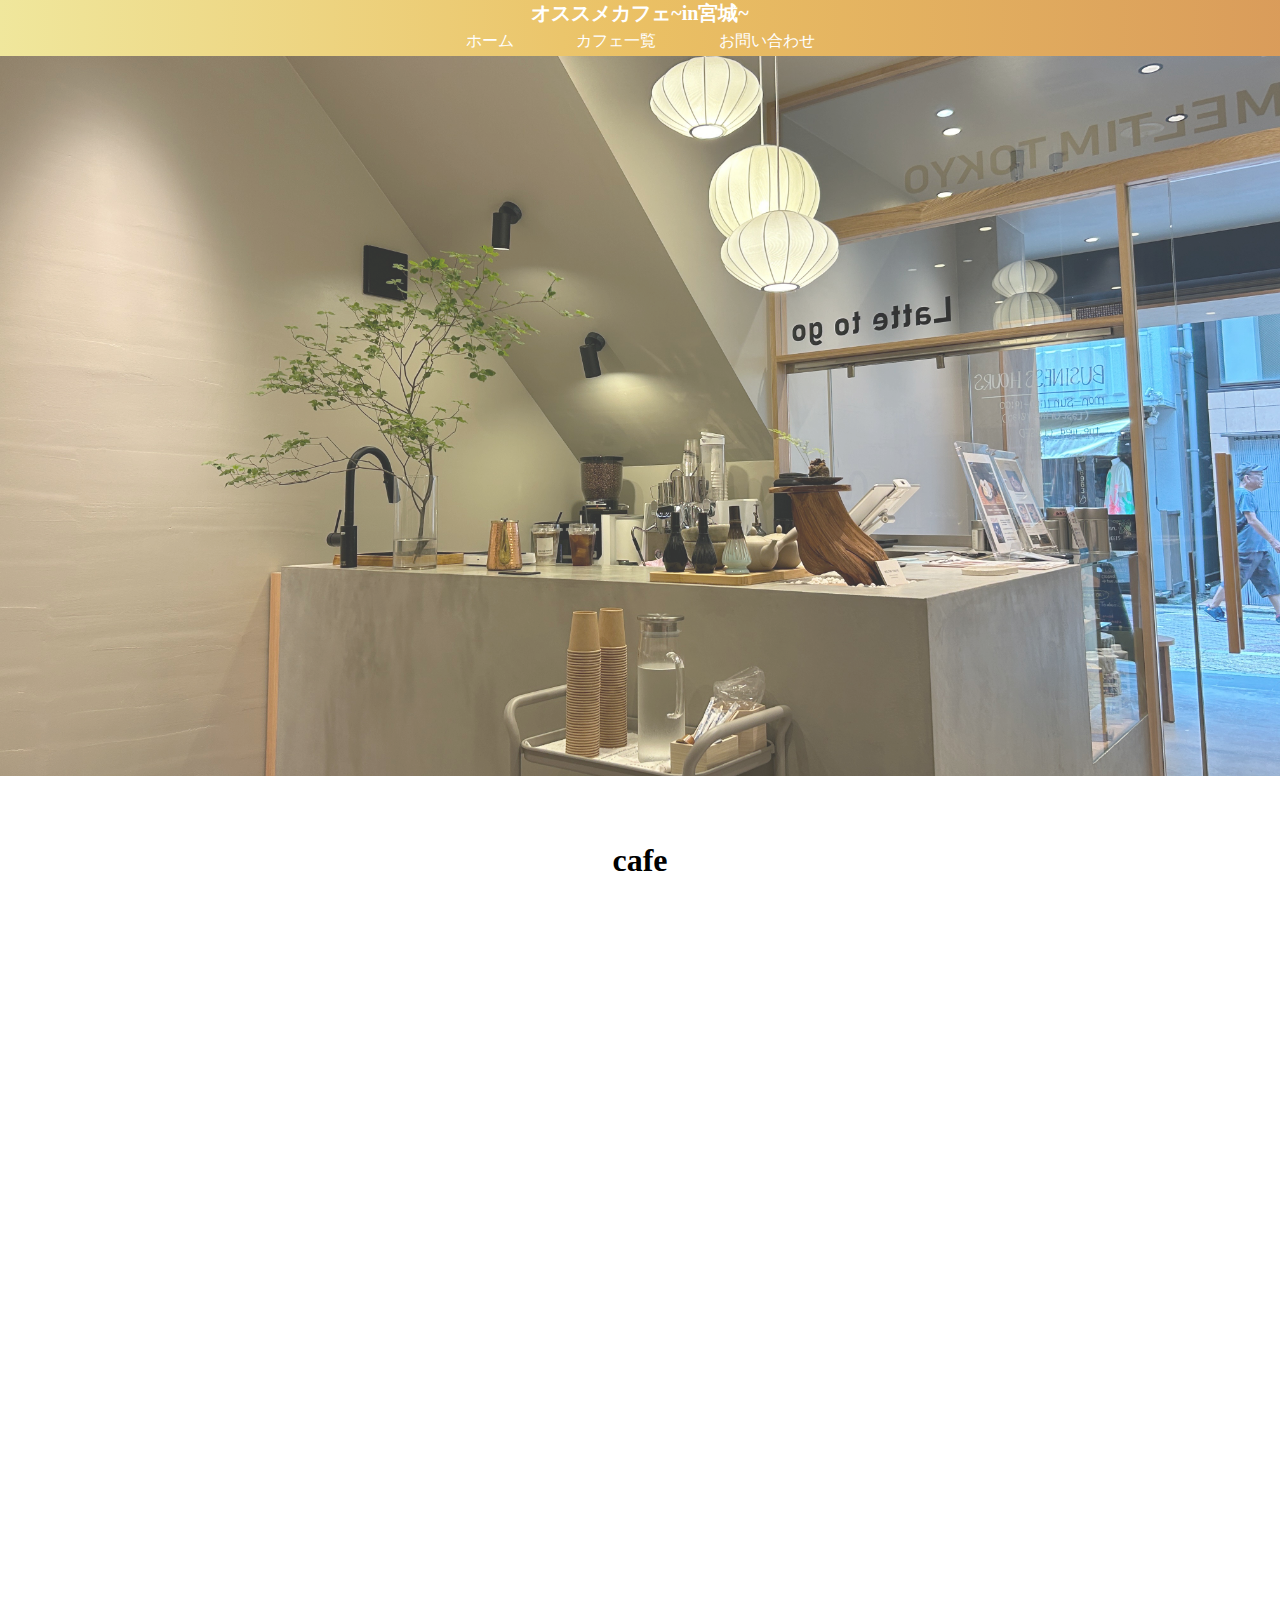
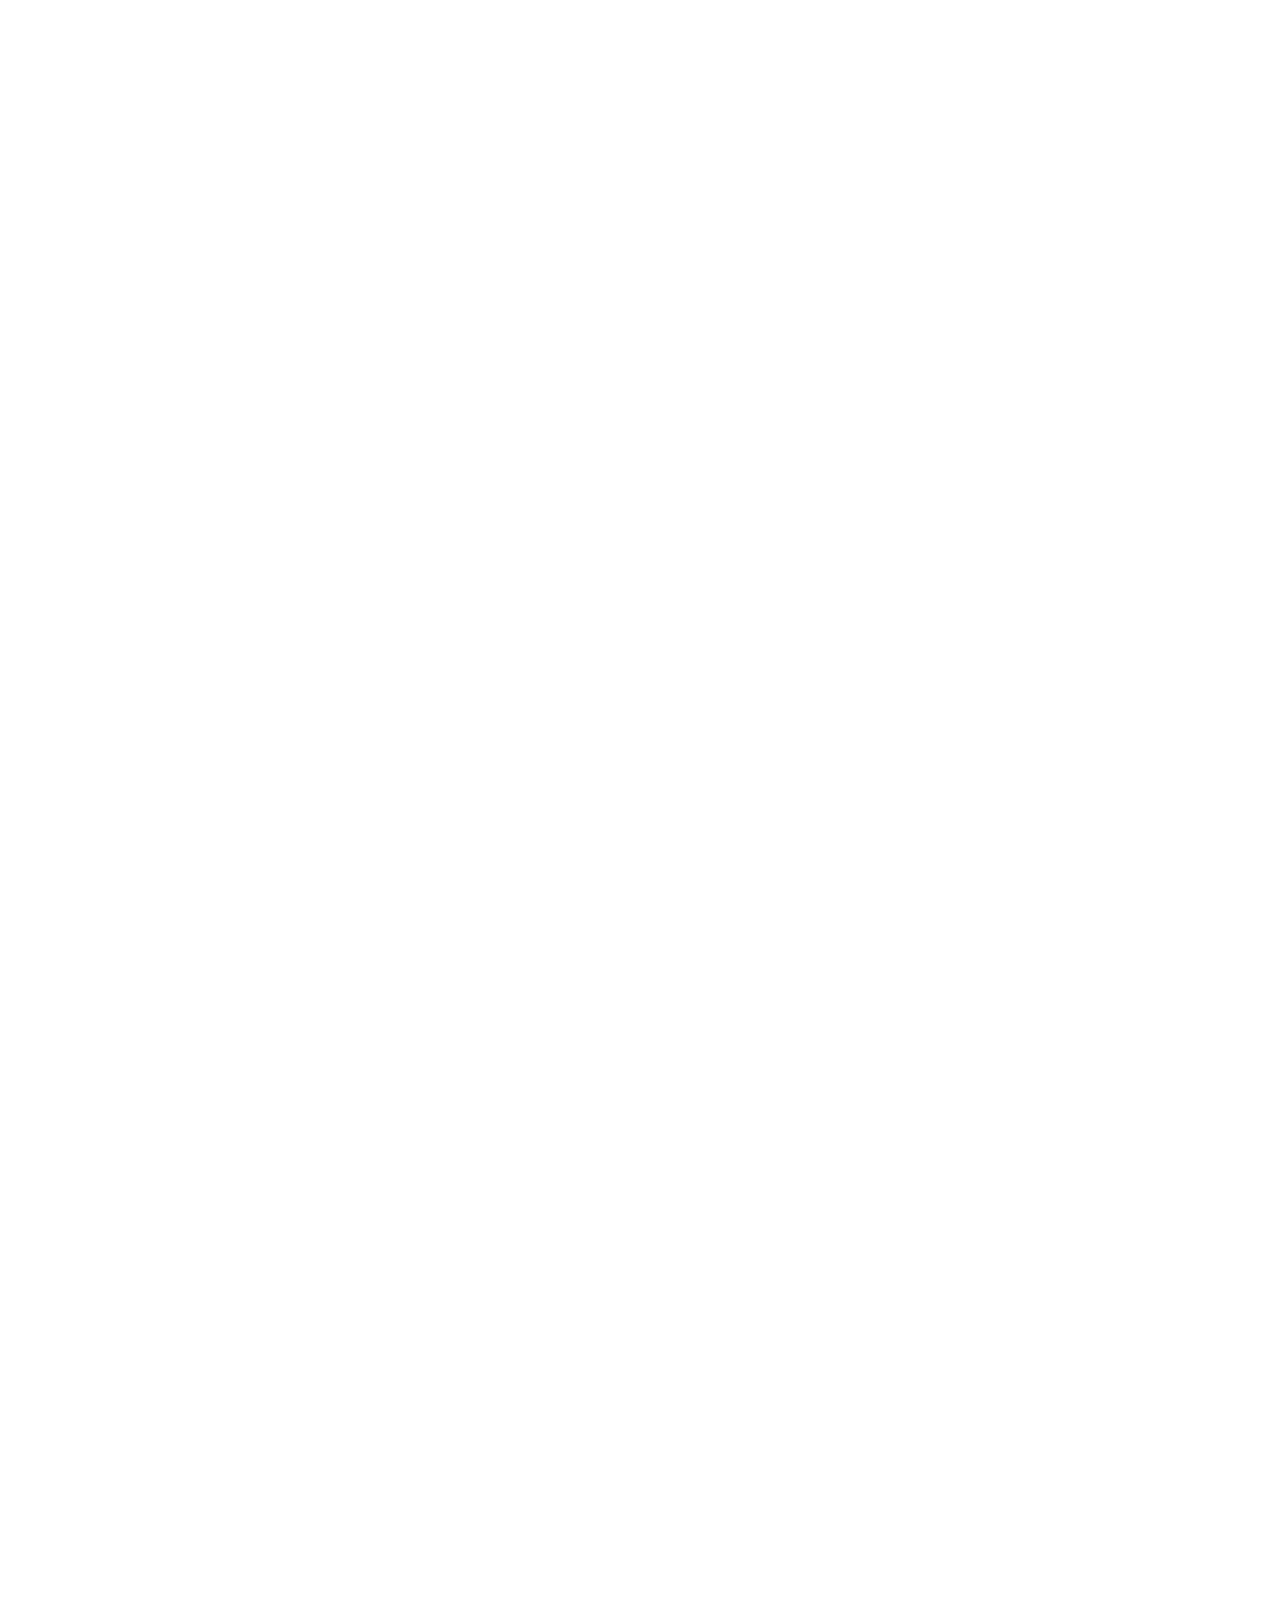
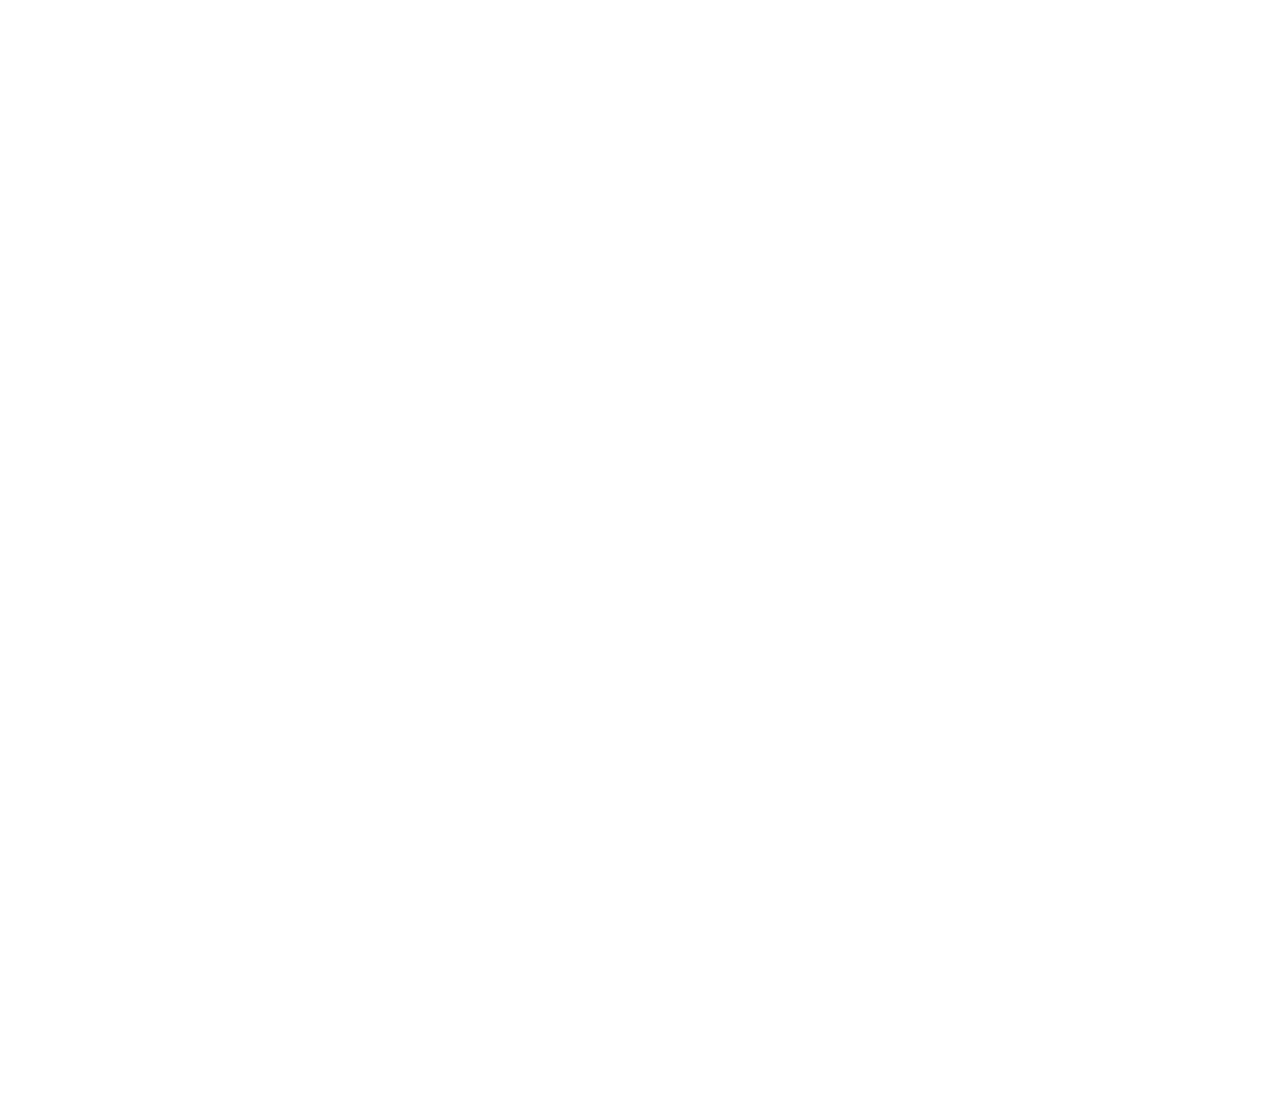
<file: img/カフェ紹介.html>
<!DOCTYPE html>
<!-- saved from url=(0110)file:///C:/Users/kokoro/OneDrive/%E3%83%87%E3%82%B9%E3%82%AF%E3%83%88%E3%83%83%E3%83%97/cafe%20site/index.html -->
<html lang="ja"><head><meta http-equiv="Content-Type" content="text/html; charset=UTF-8">
  
  <meta name="viewport" content="width=device-width, initial-scale=1.0">
  <title>カフェ紹介</title>
  <link rel="stylesheet" href="./カフェ紹介_files/style.css">
  <link rel="icon" href="file:///C:/Users/kokoro/OneDrive/%E3%83%87%E3%82%B9%E3%82%AF%E3%83%88%E3%83%83%E3%83%97/cafe%20site/cafe.png">
</head>

<body>
  <header id="home">
    <h1>オススメカフェ~in宮城~</h1>
    <p class="content"><a href="file:///C:/Users/kokoro/OneDrive/%E3%83%87%E3%82%B9%E3%82%AF%E3%83%88%E3%83%83%E3%83%97/cafe%20site/index.html#home" class="home1">ホーム</a></p>
    <p class="content"><a href="file:///C:/Users/kokoro/OneDrive/%E3%83%87%E3%82%B9%E3%82%AF%E3%83%88%E3%83%83%E3%83%97/cafe%20site/index.html#all" class="home1">カフェ一覧</a></p>
    <p class="content"><a href="file:///C:/Users/kokoro/OneDrive/%E3%83%87%E3%82%B9%E3%82%AF%E3%83%88%E3%83%83%E3%83%97/cafe%20site/index.html#inquery" class="home1">お問い合わせ</a></p>
  </header>
  <main>
    <div class="container">
      <img src="./カフェ紹介_files/first.jpg" class="first">
      <div class="square">
        <h2>大人気カフェ~穴場カフェまでご紹介☕</h2>
      </div>
    </div>

    <h3 id="all">cafe</h3>

    <div class="hidden mask"></div>
    <section class="hidden modal">
      <div class="batsu hidden">×</div>
      <p class="shop">HEY</p>
      <p class="place">〒980-0812 宮城県仙台市青葉区片平1-1-11 カタラナビル1F</p>
      <p class="place">🕑9:30~18:00(不定休)</p>
    </section>

    <div class="hidden mask5"></div>
    <section class="hidden modal5">
      <div class="batsu5 hidden">×</div>
      <p class="shop">Adapt</p>
      <p class="place">〒980-0811 宮城県仙台市青葉区一番町2-11-12 プレジテント一番町1F</p>
      <p class="place">🕑10:00~17:00 18:00~22:00(不定休)</p>
    </section>

    <div class="explanations">
      <div class="explanations1">
        <div class="third">
          <img src="./カフェ紹介_files/hey.jpg" class="second">
        </div>
        <p>HEY</p>
        <div class="explanation">動物たちのの可愛くておいしいドーナツが勢揃いしているカフェ</div>
        <hr>
        <div class="explanation">Kero men&amp;caramel</div>
        <div class="btn-container">
          <button class="btn3">詳細</button>
        </div>
      </div>

      <div class="explanations1">
        <div class="third">
          <img src="./カフェ紹介_files/adpt.jpg" class="second">
        </div>
        <p>Adapt</p>
        <div class="explanation">韓国風カフェ。店内はホワイトを基調としていてインスタ映え間違いなし。</div>
        <hr>
        <div class="explanation">タルティーヌ</div>
        <div class="btn-container">
          <button class="btn5">詳細</button>
        </div>
      </div>
    </div>

    <div class="hidden mask4"></div>
    <section class="hidden modal4">
      <div class="batsu4 hidden">×</div>
      <p class="shop">TOTO's cafe</p>
      <p class="place">〒980-0803 宮城県仙台市青葉区国分町1-6-15 奥田ビル3F</p>
      <p class="place">🕑月火金土日 11:00~16:00 水木 11:00~22:00(不定休)</p>
    </section>

    <div class="hidden mask6"></div>
    <section class="hidden modal6">
      <div class="batsu6 hidden">×</div>
      <p class="shop">MythiQue</p>
      <p class="place">〒980-0021 宮城県仙台市青葉区中央2-4-11 水晶堂ビル3F</p>
      <p class="place">🕑月火水木金 11:00~20:00 土日祝 11:00~18:00(不定休)</p>
    </section>

    <div class="explanations">
      <div class="explanations1">
        <div class="third">
          <img src="./カフェ紹介_files/toto&#39;s.jpg" class="second">
        </div>
        <p>TOTO's cafe</p>
        <div class="explanation">店内にはドライフラワーがたくさんのおしゃれな空間が広がっている。発酵カフェと掲げており栄養たっぷりのメニューを味わうことができる。</div>
        <hr>
        <div class="explanation">発酵御膳</div>
        <div class="btn-container">
          <button class="btn4">詳細</button>
        </div>
      </div>

      <div class="explanations1">
        <div class="third">
          <img src="./カフェ紹介_files/mythique.jpg" class="second">
        </div>
        <p>MythiQue</p>
        <div class="explanation">ロンドン、北欧、イタリア等様々なコンセプトで作りあげられた店内。本格的なコーヒーも味わうことができます。</div>
        <hr>
        <div class="explanation">3Dラテアート</div>
        <div class="btn-container">
          <button class="btn6">詳細</button>
        </div>
      </div>
    </div>

    <div class="hidden mask7"></div>
    <section class="hidden modal7">
      <div class="batsu7 hidden">×</div>
      <p class="shop">cafe Mozart</p>
      <p class="place">〒980-0811 宮城県仙台市青葉区一番町3-11-14 丸和ビル3F</p>
      <p class="place">🕑月火水木日 11:00~22:30 金土 11:00~23:00(不定休)</p>
    </section>

    <div class="hidden mask8"></div>
    <section class="hidden modal8">
      <div class="batsu8 hidden">×</div>
      <p class="shop">MIDI</p>
      <p class="place">〒982-0241 宮城県仙台市太白区秋保町湯元字釜土東28</p>
      <p class="place">🕑10:00~17:00(定休日:水曜)</p>
    </section>

    <div class="explanations">
      <div class="explanations1">
        <div class="third">
          <img src="./カフェ紹介_files/mozart.jpg" class="second">
        </div>
        <p>cafe Mozart</p>
        <div class="explanation">アンティーク家具が揃っており何時間でも居れてしまう素敵空間。ランチメニューからカフェメニューまで勢揃い。</div>
        <hr>
        <div class="explanation">スコーンのセット</div>
        <div class="btn-container">
          <button class="btn7">詳細</button>
        </div>
      </div>

      <div class="explanations1">
        <div class="third">
          <img src="./カフェ紹介_files/midi.jpg" class="second">
        </div>
        <p>MIDI</p>
        <div class="explanation">秋保の自然に囲まれた小さなカフェ。宿泊前後にもぴったりのお店。</div>
        <hr>
        <div class="explanation">テリーヌチーズケーキ</div>
        <div class="btn-container">
          <button class="btn8">詳細</button>
        </div>
      </div>
    </div>

    <div class="hidden mask9"></div>
    <section class="hidden modal9">
      <div class="batsu9 hidden">×</div>
      <p class="shop">甘味処すずや</p>
      <p class="place">〒980-0081 宮城県仙台市青葉区一番町2-3-37</p>
      <p class="place">🕑12:00~19:00(不定休)</p>
    </section>

    <div class="hidden mask10"></div>
    <section class="hidden modal10">
      <div class="batsu10 hidden">×</div>
      <p class="shop">Gelateria Liberta</p>
      <p class="place">〒981-3133 宮城県仙台市泉区泉中央3-34-5 グランドール泉中央3</p>
      <p class="place">🕑12:00~20:00(不定休)</p>
    </section>

    <div class="explanations">
      <div class="explanations1">
        <div class="third">
          <img src="./カフェ紹介_files/susuzuya.jpg" class="second">
        </div>
        <p>甘味処すずや</p>
        <div class="explanation">和風スイーツが人気のお店。モナカやあんみつ等のメニューが勢揃い。</div>
        <hr>
        <div class="explanation">抹茶テリーヌショコラ</div>
        <div class="btn-container">
          <button class="btn9">詳細</button>
        </div>
      </div>

      <div class="explanations1">
        <div class="third">
          <img src="./カフェ紹介_files/gelateria.jpg" class="second">
        </div>
        <p>Gelateria Liberta</p>
        <div class="explanation">日本で6人しかいないイタリアンジェラート協会認定のジェラート騎士が在中するカフェ。濃厚な味わいのジェラートが楽しめる。</div>
        <hr>
        <div class="explanation">TRE</div>
        <div class="btn-container">
          <button class="btn10">詳細</button>
        </div>
      </div>
    </div>

    <footer>
      <a href="https://docs.google.com/forms/d/e/1FAIpQLSc-ovFXhcqY3QmQ2VYnBazZ0SXWZDc5qpo3S1m2WbnXx8a-qQ/viewform?usp=pp_url" id="inquery" class="btn btn-malformation">お問い合わせ</a>
    </footer>
    
    <div class="to-pagetop">↑</div>

  </main>
  <script src="./カフェ紹介_files/main.js"></script>


</body></html>
</file>
<file: style.css>
@charset "utf-8";

*{
  margin: 0 auto;
  padding: 0;
  box-sizing: border-box;
  font-style: normal;
  font-size: 100%;
  line-height: 1.5em;
}

img{
  width: 100%;
  height: 100vh;
  object-fit: cover;
}

.background-darkbrown{
  position: relative;
  z-index: -1000;
  vertical-align: bottom;
}

.icon{
  width: 40%;
  position: absolute;
  left: 720px;
}

/* hamburger */

.overlay {
  position: fixed;
  top: 0;
  bottom: 0;
  right: 0;
  left: 0;
  transition: opacity .5s, visibility .5s;
}

.hamburger span {
  width: 100%;
  height: 2px;
  background-color: rgb(255, 255, 255);
  position: absolute;
  transition: ease .4s;
  display: block;
}

.hamburger span:nth-child(1) {
  top: 0;
}

.hamburger span:nth-child(2) {
  margin: 8px 0;
}

.hamburger span:nth-child(3) {
  top: 0;
}

.header__hamburger {
  width: 32px;
  position: absolute;
  z-index: 100;
}

.header__nav.active {
  transform: translateX(0);
}

.hamburger.active span:nth-child(1) {
  top: 5px;
  transform: rotate(45deg);
}

.hamburger.active span:nth-child(2) {
  opacity: 0;
}

.hamburger.active span:nth-child(3) {
  top: -15px;
  transform: rotate(-45deg);
}

.hamburger {
  background-color: transparent;
  border-color: transparent;
  margin-left: 100px;
  position: fixed;
  top: 16px;
  right: 16px;
  z-index: 1200;
}

header li {
  list-style: none;
  color: white;
  font-size: 24px;
  padding: 64px 560px;
}

header a {
  text-decoration: none;
  color: white;
  display: inline-block;
  transition: .3s;
}

header a:hover {
  transform: rotate(-10deg);
}

header ul {
  position: absolute;
  top: 0;
  width: 100%;
  height: 100vh;
  display: flex;
  margin: 0 auto;
  justify-content: space-between;
  flex-flow: column;
  padding-top: 32px;
  display: none;
  transition: opacity .5s;
  z-index: -10000;
}

.hu.active {
  display: block;
  background-color: rgba(175, 50, 1, 0.45);
  z-index: 1000;
}


.title{
  position: absolute;
  bottom: 40px;
  right: 160px;
  font-size: 64px;
  color: white;
  font-family: "Comic Sans MS";
}

.title-name{
  position: absolute;
  bottom: 16px;
  right: 160px;
  color: white;
  font-size: 24px;
  font-family: Yu Mincho;
}



/* main */
.background-brown-1{
  position: relative;
  z-index: -1000;
  vertical-align: bottom;
  height: 100%;
}

.skill{
  position: absolute;
  top: 520px;
  font-size: 36px;
  color: white;
  left: 32px;
  font-family: Yu Mincho;
}

.skills{
  position: absolute;
  display: flex;
  width: 50%;
  height: 50%;
  top: 640px;
}

.skill-1{
  margin: 0 24px 0 64px;
  width: 30%;
  height: 30%;
}

.skill-2{
  font-size: 36px;
  color: rgb(172, 114, 66);
  font-family: Yu Mincho;
}

.main-profiles{
  position: absolute;
  top: 800px;
  color: white;
  left: 32px;
}

.main-name{
  font-size: 64px;
  text-align: center;
  font-family: Ms PGothic;
  margin: 24px 0;
}

.name{
  color: rgb(172, 114, 66);
}

.container{
  font-size: 24px;
  text-align: center;
  font-family: Yu Mincho;
}

.hr-1{
  border-top: 2px solid white;
  margin: 24px 120px;
  width: 60%;
}

.main-profile{
  font-size: 24px;
  list-style: none;
  text-align: center;
  font-family: YuGothic;
}

.myphoto{
  position: absolute;
  top: 720px;
  right: 32px;
  z-index: 10000;
}

.services{
  background-image: url(img/P.background-brown.png);
  background-repeat: no-repeat;
  background-size: 112%;
  margin-top: 0;
}

.service{
  color: white;
  text-align: center;
  font-size: 48px;
  font-family: Ms PGothic;
}

.containers-1{
  position: relative;
  display: inline-block;
  margin: 120px 0;
  padding: 16px 10px;
  color: black;
  font-size: 24px;
  background: #eee;
  border-radius: 15px;
  left: 32px;
  text-align: center;
  font-family: Yu Mincho;
}

.containers-1:before{
  content: "";
  position: absolute;
  top: 100%;
  left: 50%;
  margin-left: -15px;
  border: 15px solid transparent;
  border-top: 15px solid #eee;
}

.containers-1 .container-1{
  margin: 0;
  padding: 0;
}

.containers-2{
  position: relative;
  display: inline-block;
  margin: 32px 0;
  padding: 16px 16px;
  color: black;
  font-size: 24px;
  background: #eee;
  border-radius: 15px;
  right: -400px;
  text-align: center;
  font-family: Yu Mincho;
}

.containers-2:before{
  content: "";
  position: absolute;
  top: 100%;
  left: 50%;
  margin-left: -15px;
  border: 15px solid transparent;
  border-top: 15px solid #eee;
}

.containers-2 .container-2{
  margin: 0;
  padding: 0;
}

.service-1{
  color: white;
  font-size: 48px;
  margin: 32px 64px;
  font-family: Ms PGothic;
}

.services-2 {
  position: relative;
  margin: 32px 24px 72px;
  padding: 32px 80px;
  border: solid 3px white;
  border-radius: 8px;
  width: 46%;
  float: left;
  background-image: url(img/backgroud-pc.png);
  background-repeat: no-repeat;
  background-size: 100%;
}

.services-2 .service-2 {
  position: absolute;
  display: inline-block;
  top: -32px;
  left: 32px;
  padding: 0 8px;
  line-height: 1;
  font-size: 48px;
  background: rgb(252, 231, 213);
  color: rgb(255, 158, 88);
  font-weight: bold;
  font-family: Ms PGothic;
}

.services-2 .priceall {
  margin: 0; 
  padding: 0;
}

.price{
  font-size: 64px;
  font-family: Ms PGothic;
  font-weight: 32px;
}

.prices{
  font-family: Yu Mincho;
}

.service-flow{
  color: white;
  font-size: 48px;
  margin: 0 64px;
  padding: 64px 0 16px;
  font-family: Ms PGothic;
}

.flowmain{
  display: flex;
}

.numbers{
  display: flex;
}

.number-1{
  color: white;
  font-size: 48px;
  margin: 16px 100px 0;
  font-family: Ms PGothic;
}

.number-2{
  color: white;
  font-size: 48px;
  margin: 16px 400px 0;
  font-family: Ms PGothic;
}

.flow{
  padding: 16px 16px;
  margin: 16px 64px;
  text-align: center;
  color: black;
  background: #eee;
  background-image: url(img/PC.png);
  background-size: 100%;
  background-repeat: no-repeat;
  background-color: rgba(255, 255, 255, 0.51);
  background-blend-mode: lighten;
  border-top: solid 5px #d48845;
  box-shadow: 0 3px 5px #805d46;
  font-size: 24px;
  width: 50%;
}

.flow-1{
  font-family: Yu Mincho;
  font-size: 24px;
}

.flow .flow-1{
  margin: 0;
  padding: 0;
}

.work{
  color: white;
  font-size: 48px;
  text-align: center;
  padding: 64px 0;
  font-family: Ms PGothic;
}

.works{
  width: 50%;
  height: 20%;
  overflow-y: scroll;
  scrollbar-color: red;
  scrollbar-width: thin;
}
</file>
<file: cafe site/style.css>
@charset "utf=8";

* {
  margin: 0;
  padding: 0;
  font-family: 'Times New Roman', Times, serif;
}


img {
  object-fit: cover;
}

header {
  background: linear-gradient(90deg, #e3d34a8b 0%, rgba(227, 170, 45, 0.738)50%, #d28839d4 100%);
  color: white;
  text-align: center;
  margin: 0;
}

/* //目次 */
.content {
  display: inline-block;
  padding: 4px 30px;
  font-size: 16px;
}

.home1 {
  text-decoration: none;
  color: white;
}

/* 吹き出し */
.first {
  height: 80vh;
  background-size: cover;
  width: 100%;
  opacity: 0.8;
  position: relative;
}

h2 {
  font-weight: 24px;
  font-size: 28px;
  line-height: 8vh;
  padding-top: 24px;
  color: whitesmoke;
}

.square{
  opacity: 0;
  visibility: hidden;
  transition: all 1s;
  transform: translateY(150px);
}

.square-active{
  opacity: 1;
  visibility: visible;
  transform: translateY(0);
}

.square {
  padding: 8px 15px;
  background: burlywood;
  border-radius: 30px;
  width: 400px;
  height: 180px;
  margin: 0 auto;
  position: absolute;
  top: 240px;
  right: 32px;
}

.square:before {
  font-family: FontAwesome;
  content: "\f111";
  font-size: 16px;
  color: antiquewhite;
  position: relative;
  top: 160px;
  right: 60px;
}

.square:after {
  font-family: FontAwesome;
  content: "\f111";
  font-size: 32px;
  color: rgb(255, 202, 132);
  position: relative;
  right: 48px;
  bottom: 16px;
}

h3{
  font-size: 32px;
  text-align: center;
  padding: 64px 0;
  font-family: Georgia, 'Times New Roman', Times, serif;
}

/* カフェ一覧 */

.third {
  overflow: hidden;
}

.second {
  width: 100%;
  height: 560px;
  overflow: hidden;
  padding-top: 80px;
  box-shadow: 0 0 2px #333;
}

.second:hover {
  transform: scale(1.2, 1.2);
}

.explanations {
  width: 100%;
  display: flex;
  flex-wrap: wrap;
  gap: 24px;
  opacity: 0;
  visibility: hidden;
  transition: all 3s;
  transform: translateY(150px);
}

.explanations-active{
  opacity: 1;
  visibility: visible;
  transform: translateY(0);
}

.explanations1 {
  padding: 0 64px;
  width: calc((100% - 64px) / 2);
  overflow: hidden;
}

.explanation {
  font-size: 16px;
}

p {
  font-size: 30px;
  font-weight: 50px;
}

button {
  background-color: rgba(250, 101, 52, 0.571);
  width: 120px;
  height: 40px;
  margin: 20px;
  border: 10px;
  cursor: pointer;
}

button:hover {
  background-color: rgba(249, 66, 42, 0.855);
  opacity: 0.7;
}

.btn-container {
  text-align: center;
}

.batsu ,.batsu4 ,.batsu5 ,.batsu6 ,.batsu7 ,.batsu8 ,.batsu9 ,.batsu10{
  font-size: 32px;
  font-weight: bold;
  border: 1px solid #818080;
  color: #818080;
  display: flex;
  justify-content: center;
  align-items: center;
  border-radius: 100%;
  margin-left: 900px;
  width: 1.3em;
  line-height: 1.3em;
  cursor: pointer;
  transition: .2s;
}
  
.batsu:hover ,.batsu4:hover ,.batsu5:hover ,.batsu6:hover ,.batsu7:hover ,.batsu8:hover ,.batsu9:hover ,.batsu10:hover{
  background: #333;
  border-color: #333;
  color: #FFF;
}
  
.hidden {
  display: none;
}

.mask ,.mask4 ,.mask5 ,.mask6 ,.mask7 ,.mask8 ,.mask9 ,.mask10 {
  background: rgba(0, 0, 0, 0.7);
  position: fixed;
  top: 0;
  bottom: 0;
  right: 0;
  left: 0;
  z-index: 1;
}

.modal ,.modal4 ,.modal5 ,.modal6 ,.modal7 ,.modal8 ,.modal9 ,.modal10 {
  background: #ffc99b;
  opacity: 0.8;
  width: 80%;
  padding: 24px;
  border-radius: 4px;
  color: rgb(246, 91, 8);
  position: fixed;
  top: 50%;
  left: 50%;
  transform: translate(-50%, -50%);
  text-align: center;
  margin: 0 auto;
  z-index: 2;
}

.shop{
  font-size: 36px;
  font-weight: 72px;
}

.place{
  font-size: 24px;
}

/* 問い合わせ */

footer {
  padding: 80px 0 64px 520px;
  opacity: 0;
  visibility: hidden;
  transition: all 3s;
  transform: translateY(150px);
}

.footer-active{
  opacity: 1;
  visibility: visible;
  transform: translateY(0);
}

*,
*:before,
*:after {
  -webkit-box-sizing: inherit;
  box-sizing: inherit;
}

html {
  -webkit-box-sizing: border-box;
  box-sizing: border-box;
  font-size: 62.5%;
}

.btn,
a.btn,
button.btn {
  font-size: 1.6rem;
  font-weight: 700;
  line-height: 1.5;
  position: relative;
  display: inline-block;
  padding: 1rem 4rem;
  cursor: pointer;
  -webkit-user-select: none;
  -moz-user-select: none;
  -ms-user-select: none;
  user-select: none;
  -webkit-transition: all 0.3s;
  transition: all 0.3s;
  text-align: center;
  vertical-align: middle;
  text-decoration: none;
  letter-spacing: 0.1em;
  color: #212529;
  border-radius: 0.5rem;
}

a.btn-malformation {
  font-size: 2rem;
  padding: 3rem 4rem;
  color: #fff;
  border-radius: 100% 80px / 80px 100%;
  background-color: burlywood;
}

a.btn-malformation:hover {
  color: #fff;
  border-radius: 60% 80% / 100% 80%;
}

/* スクロールボタン */

.to-pagetop {
  position: fixed;
  bottom: 20px;
  right: 20px;
  padding: 16px;
  background-color: rgb(251, 208, 162);
  color: #fff;
  font-size: 24px;
  border-radius: 50%;
  opacity: 0;
  transition: opacity 400ms ease;
  cursor: pointer;
}

.to-pagetop.is-shown {
  opacity: 1;
  visibility: visible;
}
</file>
<file: img/カフェ紹介_files/style.css>
@charset "utf=8";

* {
  margin: 0;
  padding: 0;
  font-family: 'Times New Roman', Times, serif;
}


img {
  object-fit: cover;
}

header {
  background: linear-gradient(90deg, #e3d34a8b 0%, rgba(227, 170, 45, 0.738)50%, #d28839d4 100%);
  color: white;
  text-align: center;
  margin: 0;
}

/* //目次 */
.content {
  display: inline-block;
  padding: 4px 30px;
  font-size: 16px;
}

.home1 {
  text-decoration: none;
  color: white;
}

/* 吹き出し */
.first {
  height: 80vh;
  background-size: cover;
  width: 100%;
  opacity: 0.8;
  position: relative;
}

h2 {
  font-weight: 24px;
  font-size: 28px;
  line-height: 8vh;
  padding-top: 24px;
  color: whitesmoke;
}

.square{
  opacity: 0;
  visibility: hidden;
  transition: all 1s;
  transform: translateY(150px);
}

.square-active{
  opacity: 1;
  visibility: visible;
  transform: translateY(0);
}

.square {
  padding: 8px 15px;
  background: burlywood;
  border-radius: 30px;
  width: 400px;
  height: 180px;
  margin: 0 auto;
  position: absolute;
  top: 240px;
  right: 32px;
}

.square:before {
  font-family: FontAwesome;
  content: "\f111";
  font-size: 16px;
  color: antiquewhite;
  position: relative;
  top: 160px;
  right: 60px;
}

.square:after {
  font-family: FontAwesome;
  content: "\f111";
  font-size: 32px;
  color: rgb(255, 202, 132);
  position: relative;
  right: 48px;
  bottom: 16px;
}

h3{
  font-size: 32px;
  text-align: center;
  padding: 64px 0;
  font-family: Georgia, 'Times New Roman', Times, serif;
}

/* カフェ一覧 */

.third {
  overflow: hidden;
}

.second {
  width: 100%;
  height: 560px;
  overflow: hidden;
  padding-top: 80px;
  box-shadow: 0 0 2px #333;
}

.second:hover {
  transform: scale(1.2, 1.2);
}

.explanations {
  width: 100%;
  display: flex;
  flex-wrap: wrap;
  gap: 24px;
  opacity: 0;
  visibility: hidden;
  transition: all 3s;
  transform: translateY(150px);
}

.explanations-active{
  opacity: 1;
  visibility: visible;
  transform: translateY(0);
}

.explanations1 {
  padding: 0 64px;
  width: calc((100% - 64px) / 2);
  overflow: hidden;
}

.explanation {
  font-size: 16px;
}

p {
  font-size: 30px;
  font-weight: 50px;
}

button {
  background-color: rgba(250, 101, 52, 0.571);
  width: 120px;
  height: 40px;
  margin: 20px;
  border: 10px;
  cursor: pointer;
}

button:hover {
  background-color: rgba(249, 66, 42, 0.855);
  opacity: 0.7;
}

.btn-container {
  text-align: center;
}

.batsu ,.batsu4 ,.batsu5 ,.batsu6 ,.batsu7 ,.batsu8 ,.batsu9 ,.batsu10{
  font-size: 32px;
  font-weight: bold;
  border: 1px solid #818080;
  color: #818080;
  display: flex;
  justify-content: center;
  align-items: center;
  border-radius: 100%;
  margin-left: 900px;
  width: 1.3em;
  line-height: 1.3em;
  cursor: pointer;
  transition: .2s;
}
  
.batsu:hover ,.batsu4:hover ,.batsu5:hover ,.batsu6:hover ,.batsu7:hover ,.batsu8:hover ,.batsu9:hover ,.batsu10:hover{
  background: #333;
  border-color: #333;
  color: #FFF;
}
  
.hidden {
  display: none;
}

.mask ,.mask4 ,.mask5 ,.mask6 ,.mask7 ,.mask8 ,.mask9 ,.mask10 {
  background: rgba(0, 0, 0, 0.7);
  position: fixed;
  top: 0;
  bottom: 0;
  right: 0;
  left: 0;
  z-index: 1;
}

.modal ,.modal4 ,.modal5 ,.modal6 ,.modal7 ,.modal8 ,.modal9 ,.modal10 {
  background: #ffc99b;
  opacity: 0.8;
  width: 80%;
  padding: 24px;
  border-radius: 4px;
  color: rgb(246, 91, 8);
  position: fixed;
  top: 50%;
  left: 50%;
  transform: translate(-50%, -50%);
  text-align: center;
  margin: 0 auto;
  z-index: 2;
}

.shop{
  font-size: 36px;
  font-weight: 72px;
}

.place{
  font-size: 24px;
}

/* 問い合わせ */

footer {
  padding: 80px 0 64px 520px;
  opacity: 0;
  visibility: hidden;
  transition: all 3s;
  transform: translateY(150px);
}

.footer-active{
  opacity: 1;
  visibility: visible;
  transform: translateY(0);
}

*,
*:before,
*:after {
  -webkit-box-sizing: inherit;
  box-sizing: inherit;
}

html {
  -webkit-box-sizing: border-box;
  box-sizing: border-box;
  font-size: 62.5%;
}

.btn,
a.btn,
button.btn {
  font-size: 1.6rem;
  font-weight: 700;
  line-height: 1.5;
  position: relative;
  display: inline-block;
  padding: 1rem 4rem;
  cursor: pointer;
  -webkit-user-select: none;
  -moz-user-select: none;
  -ms-user-select: none;
  user-select: none;
  -webkit-transition: all 0.3s;
  transition: all 0.3s;
  text-align: center;
  vertical-align: middle;
  text-decoration: none;
  letter-spacing: 0.1em;
  color: #212529;
  border-radius: 0.5rem;
}

a.btn-malformation {
  font-size: 2rem;
  padding: 3rem 4rem;
  color: #fff;
  border-radius: 100% 80px / 80px 100%;
  background-color: burlywood;
}

a.btn-malformation:hover {
  color: #fff;
  border-radius: 60% 80% / 100% 80%;
}

/* スクロールボタン */

.to-pagetop {
  position: fixed;
  bottom: 20px;
  right: 20px;
  padding: 16px;
  background-color: rgb(251, 208, 162);
  color: #fff;
  font-size: 24px;
  border-radius: 50%;
  opacity: 0;
  transition: opacity 400ms ease;
  cursor: pointer;
}

.to-pagetop.is-shown {
  opacity: 1;
  visibility: visible;
}
</file>
